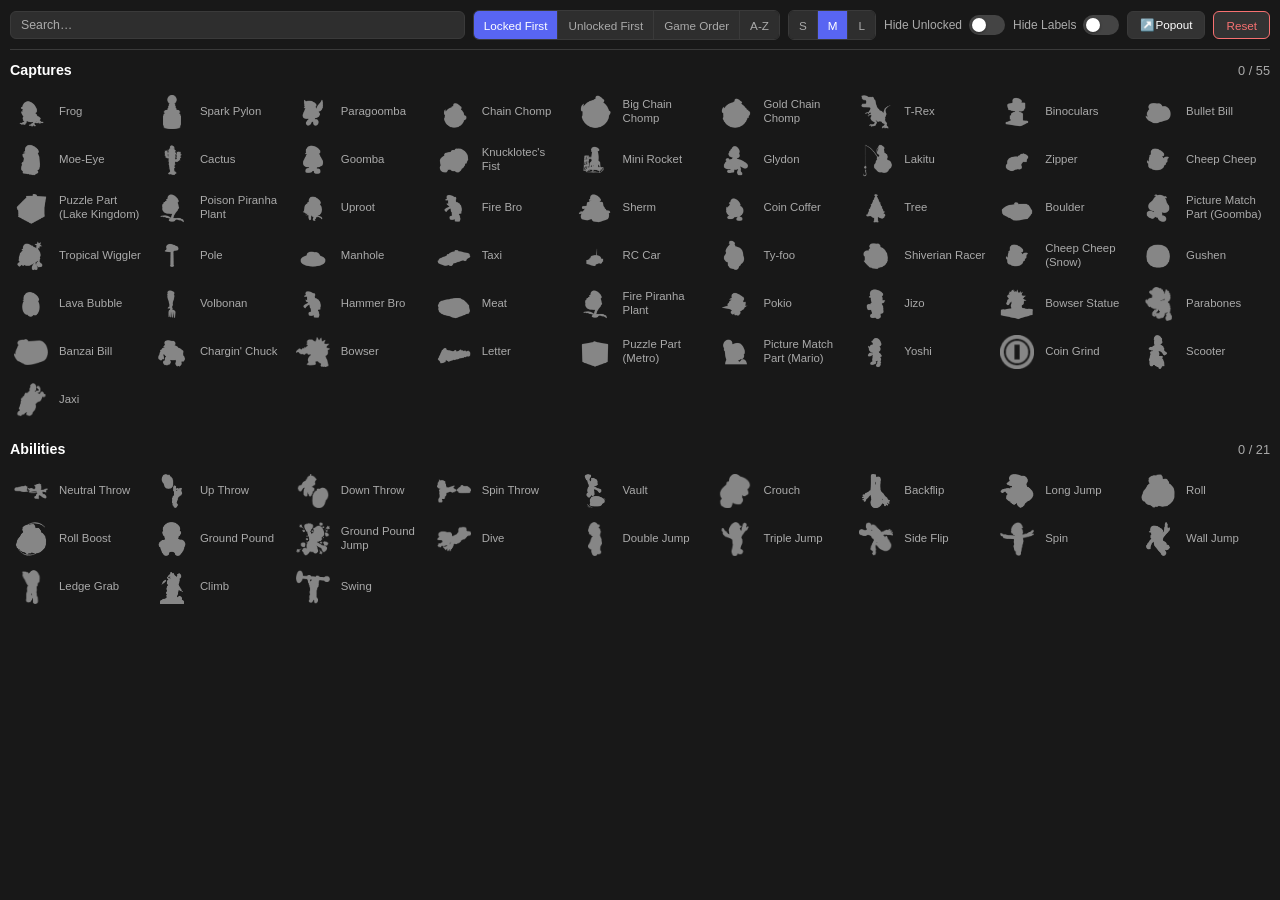
<file: apc.html>
<!DOCTYPE html>
<html lang="en">
<head>
<meta charset="UTF-8">
<meta name="viewport" content="width=device-width, initial-scale=1">
<title>Abilities &amp; Captures</title>
<link rel="icon" href="assets/SMO-ColoredGlobe.png">
<link rel="stylesheet" href="style.css?v=2">
</head>

<!-- Embedded in the tracker's side panel (see applySidePanel in app.js) or
     popped out into its own window. Same origin as index.html, so it shares
     localStorage - every toggle here is a read-modify-write against the same
     tracker_state key, then a BroadcastChannel ping so the other window
     redraws. Entries linked to the main tracker (Bowser, Spark Pylon, Banzai
     Bill, Parabones, Wall Jump, High Jump, Cap Bounce) write straight into
     state.captures / state.abilities, which is what OBS already reads. -->

<body class="apc-body">

  <!-- ── Top bar ─────────────────────────────────────────────────── -->
  <div class="apc-toolbar">
    <input type="search" id="apc-search" class="apc-search" placeholder="Search…" autocomplete="off">

    <div class="segmented" id="apc-seg-sort">
      <button type="button" class="seg-btn" data-value="locked">Locked First</button>
      <button type="button" class="seg-btn" data-value="unlocked">Unlocked First</button>
      <button type="button" class="seg-btn" data-value="game">Game Order</button>
      <button type="button" class="seg-btn" data-value="az">A-Z</button>
    </div>

    <div class="segmented" id="apc-seg-size">
      <button type="button" class="seg-btn" data-value="small">S</button>
      <button type="button" class="seg-btn" data-value="medium">M</button>
      <button type="button" class="seg-btn" data-value="large">L</button>
    </div>

    <label class="apc-toolbar-toggle">
      <span>Hide Unlocked</span>
      <span class="toggle-switch">
        <input type="checkbox" id="apc-hide-unlocked">
        <span class="toggle-track"></span>
      </span>
    </label>

    <label class="apc-toolbar-toggle">
      <span>Hide Labels</span>
      <span class="toggle-switch">
        <input type="checkbox" id="apc-hide-labels">
        <span class="toggle-track"></span>
      </span>
    </label>

    <button type="button" class="apc-popout-btn" id="apc-popout" title="Open in a new tab">↗️Popout</button>
    <button type="button" class="apc-reset-btn" id="apc-reset">Reset</button>
  </div>

  <!-- ── Content ─────────────────────────────────────────────────── -->
  <div class="apc-scroll">
    <section class="apc-section">
      <div class="apc-section-header">
        <h2>Captures</h2>
        <span class="apc-counter" id="apc-count-captures">0 / 0</span>
      </div>
      <div class="apc-grid" id="apc-grid-captures"></div>
      <p class="apc-empty hidden" id="apc-empty-captures">Nothing matches.</p>
    </section>

    <section class="apc-section">
      <div class="apc-section-header">
        <h2>Abilities</h2>
        <span class="apc-counter" id="apc-count-abilities">0 / 0</span>
      </div>
      <div class="apc-grid" id="apc-grid-abilities"></div>
      <p class="apc-empty hidden" id="apc-empty-abilities">Nothing matches.</p>
    </section>
  </div>

<script src="apc-data.js?v=8"></script>
<script>
(function () {
  'use strict';

  const STATE_KEY = 'tracker_state';

  // Panel-only view options. They live in settings so they persist and travel
  // with a downloaded save file like everything else.
  const VIEW_DEFAULTS = {
    apc_sort: 'locked',       // 'locked' | 'unlocked' | 'game' | 'az'
    apc_size: 'medium',       // 'small' | 'medium' | 'large'
    apc_hide_unlocked: false,
    apc_hide_labels: false,   // hide the text labels (icons get bigger)
  };

  let state = { settings: {}, captures: {}, abilities: {}, apc: { captures: {}, abilities: {} } };
  let search = '';
  let suppressBroadcast = false;

  // Safety net. Anything else sharing this localStorage - the tracker, the OBS
  // page, a second tab, an older cached copy of app.js - could write a state
  // that predates a click made here and silently undo it. So remember what this
  // panel has just changed, and if a re-read comes back disagreeing, put it
  // back and re-save. Entries expire quickly so the panel never permanently
  // fights a legitimate change made somewhere else.
  const EDIT_GRACE_MS = 4000;
  let warnedAboutClobber = false;
  // True while this panel is applying its own change. A re-read during that
  // window may legitimately need correcting (the edit is noted before it's
  // written), so correct silently rather than reporting a clobber.
  let inMutate = false;
  const recentEdits = { captures: new Map(), abilities: new Map() };
  const recentSettings = new Map();

  function noteEdit(kind, key, value) {
    recentEdits[kind].set(key, { value, at: Date.now() });
  }
  function noteSetting(key, value) {
    recentSettings.set(key, { value, at: Date.now() });
  }

  // Returns true if anything had to be corrected, i.e. we were clobbered.
  function reassertRecentEdits() {
    const now = Date.now();
    let corrected = false;

    for (const kind of ['captures', 'abilities']) {
      for (const [key, rec] of recentEdits[kind]) {
        if (now - rec.at > EDIT_GRACE_MS) { recentEdits[kind].delete(key); continue; }
        if (APC.isUnlocked(state, kind, key) !== rec.value) {
          APC.setUnlocked(state, kind, key, rec.value);
          corrected = true;
        }
      }
    }
    for (const [key, rec] of recentSettings) {
      if (now - rec.at > EDIT_GRACE_MS) { recentSettings.delete(key); continue; }
      if (state.settings[key] !== rec.value) {
        state.settings[key] = rec.value;
        corrected = true;
      }
    }
    return corrected;
  }

  // A change from the main tracker (or another window) redraws in place for the
  // same reason a local toggle does - see orderCache.
  //
  // apc-data.js deliberately delivers over three routes at once (Broadcast
  // Channel, postMessage, storage event) since not all of them work on every
  // setup - file:// pages in particular can drop BroadcastChannel/localStorage
  // sharing between windows. That means a single change can arrive as two or
  // three back-to-back messages. Reacting to each one individually stacks up
  // redraws right when the user might be mid-click, so coalesce them into one
  // redraw on the next frame instead.
  let externalRenderPending = false;
  let externalResort = false;
  function scheduleExternalRender(data) {
    // An authoritative wipe from the main tracker's Clear button. Drop this
    // panel's short-lived edit protection immediately (synchronously, before
    // any pending render runs) so it can't re-assert an entry that was just
    // cleared, and resort so the freshly-locked entries settle into place.
    if (data && data.type === 'apc-reset') {
      recentEdits.captures.clear();
      recentEdits.abilities.clear();
      recentSettings.clear();
      warnedAboutClobber = false;
      externalResort = true;
    }
    if (externalRenderPending) return;
    externalRenderPending = true;
    requestAnimationFrame(() => {
      externalRenderPending = false;
      const resort = externalResort;
      externalResort = false;
      readState();
      render(resort);
    });
  }
  const channel = APC.makeChannel(scheduleExternalRender);

  // ── State ──────────────────────────────────────────────────────────────────
  function readState() {
    try {
      const raw = localStorage.getItem(STATE_KEY);
      state = raw ? JSON.parse(raw) : {};
    } catch (e) {
      console.error('APC: failed to read state', e);
      state = {};
    }
    if (!state.settings) state.settings = {};
    if (!state.captures) state.captures = {};
    if (!state.abilities) state.abilities = {};
    APC.ensure(state);
    for (const [k, v] of Object.entries(VIEW_DEFAULTS)) {
      if (!(k in state.settings)) state.settings[k] = v;
    }

    // If something wrote over a click we just made, restore it and push it back
    // out so the other window picks up the corrected version.
    if (reassertRecentEdits()) {
      if (!warnedAboutClobber && !inMutate) {
        warnedAboutClobber = true;
        console.warn('Abilities & Captures: another window wrote over a change made here, ' +
                     'and it has been restored. If this keeps happening, hard-refresh with ' +
                     'Ctrl+F5 so every file is the current version.');
      }
      try { localStorage.setItem(STATE_KEY, JSON.stringify(state)); } catch (e) {}
      channel.post({ type: 'apc-changed' });
    }
  }

  // Always re-read before writing: the main window may have changed something
  // else (moon counts, notes) since this page last rendered, and this page must
  // not stomp it.
  function mutate(fn) {
    inMutate = true;
    readState();
    fn(state);
    try {
      localStorage.setItem(STATE_KEY, JSON.stringify(state));
    } catch (e) {
      console.error('APC: failed to save state', e);
    }
    inMutate = false;
    if (!suppressBroadcast) channel.post({ type: 'apc-changed' });
  }

  // ── Rendering ──────────────────────────────────────────────────────────────
  // Last computed order per section, as a list of keys. Toggling an entry
  // re-sorts immediately so a freshly (un)locked item jumps to its new spot
  // under "Locked First" / "Unlocked First" right when you click it, rather
  // than lingering until the next sort/search/Hide-Unlocked change. The order
  // also refreshes on those changes and whenever the panel is reopened.
  // (Trade-off: under a lock-sensitive sort the grid shifts under the cursor
  // as items move, so rapid tick-off runs can land on a neighbouring entry.)
  let orderCache = { captures: null, abilities: null };

  function sortedItems(kind) {
    const list = kind === 'captures' ? APC.CAPTURES : APC.ABILITIES;
    const sort = state.settings.apc_sort;
    const items = list.map(it => ({ ...it, unlocked: APC.isUnlocked(state, kind, it.key) }));

    if (sort === 'az') {
      items.sort((a, b) => a.name.localeCompare(b.name));
    } else if (sort === 'locked') {
      // Unlocked entries drop to the bottom, each group still in game order.
      items.sort((a, b) => (a.unlocked - b.unlocked) || (a.order - b.order));
    } else if (sort === 'unlocked') {
      items.sort((a, b) => (b.unlocked - a.unlocked) || (a.order - b.order));
    } // 'game' = leave in list order

    return items;
  }

  function visibleItems(kind, resort) {
    if (resort || !orderCache[kind]) {
      orderCache[kind] = sortedItems(kind).map(it => it.key);
    }

    const byKey = new Map(
      (kind === 'captures' ? APC.CAPTURES : APC.ABILITIES).map(it => [it.key, it])
    );

    let items = orderCache[kind]
      .map(key => byKey.get(key))
      .filter(Boolean)
      .map(it => ({ ...it, unlocked: APC.isUnlocked(state, kind, it.key) }));

    const hide = !!state.settings.apc_hide_unlocked;
    const q = search.trim().toLowerCase();
    if (q) items = items.filter(it => it.name.toLowerCase().includes(q));
    if (hide) items = items.filter(it => !it.unlocked);

    return items;
  }

  // Key -> the wrapper element currently in the DOM for it, per section.
  // Reusing nodes (instead of wiping and rebuilding the grid on every toggle)
  // matters for more than tidiness: if a click on item B lands while item A's
  // toggle is still tearing down/rebuilding the whole grid, B's element can
  // get replaced between mousedown and mouseup and the browser drops the
  // click entirely. Updating existing nodes in place means the element under
  // your cursor is still the same element a moment later, so fast clicks
  // (and redraws triggered by an incoming sync message) can't eat each other.
  const gridElems = { captures: new Map(), abilities: new Map() };

  function buildItem(kind, it) {
    const wrap = document.createElement('div');

    const btn = document.createElement('button');
    btn.type = 'button';
    btn.className = 'apc-icon-btn';

    const img = document.createElement('img');
    img.src = it.src;
    img.alt = it.name;
    img.loading = 'lazy';
    // A missing file shouldn't leave a broken-image glyph in the grid.
    img.addEventListener('error', () => wrap.classList.add('apc-missing'));
    btn.appendChild(img);

    const label = document.createElement('span');
    label.className = 'apc-label';
    label.textContent = it.name;

    const toggle = () => {
      const next = !APC.isUnlocked(state, kind, it.key);
      noteEdit(kind, it.key, next);
      mutate(s => APC.setUnlocked(s, kind, it.key, next));
      // Re-sort on click so a freshly (un)locked entry jumps to its new
      // position immediately under Locked/Unlocked First, instead of waiting
      // for the next sort/search/filter change. Nodes are still reused (see
      // gridElems), so the same element just slides into place.
      render(true);
    };
    btn.addEventListener('click', toggle);
    // Clicking the name works too - it's a bigger target than the icon.
    label.addEventListener('click', toggle);

    wrap.appendChild(btn);
    wrap.appendChild(label);
    return wrap;
  }

  function renderGrid(kind, resort) {
    const grid = document.getElementById(`apc-grid-${kind}`);
    const empty = document.getElementById(`apc-empty-${kind}`);
    const items = visibleItems(kind, resort);
    const elems = gridElems[kind];

    empty.classList.toggle('hidden', items.length > 0);

    const seen = new Set();
    let cursor = grid.firstChild;

    for (const it of items) {
      seen.add(it.key);
      let wrap = elems.get(it.key);
      if (!wrap) {
        wrap = buildItem(kind, it);
        elems.set(it.key, wrap);
      }

      // Update state-dependent bits in place rather than recreating anything.
      wrap.className = 'apc-item' + (it.unlocked ? ' unlocked' : ' locked');
      const btn = wrap.querySelector('.apc-icon-btn');
      btn.title = it.name;
      btn.setAttribute('aria-pressed', String(it.unlocked));

      // Make sure this node sits in the right slot in the current order
      // without touching nodes that are already correctly positioned.
      if (cursor !== wrap) {
        grid.insertBefore(wrap, cursor);
      } else {
        cursor = cursor.nextSibling;
      }
    }

    // Drop nodes for keys that are no longer visible (filtered/searched out
    // or removed), and forget them so they don't leak.
    for (const [key, wrap] of elems) {
      if (!seen.has(key)) {
        wrap.remove();
        elems.delete(key);
      }
    }
  }

  function renderCounters() {
    document.getElementById('apc-count-captures').textContent =
      `${APC.countUnlocked(state, 'captures')} / ${APC.CAPTURES.length}`;
    document.getElementById('apc-count-abilities').textContent =
      `${APC.countUnlocked(state, 'abilities')} / ${APC.ABILITIES.length}`;
  }

  function renderToolbar() {
    document.querySelectorAll('#apc-seg-sort .seg-btn').forEach(b =>
      b.classList.toggle('active', b.dataset.value === state.settings.apc_sort));
    document.querySelectorAll('#apc-seg-size .seg-btn').forEach(b =>
      b.classList.toggle('active', b.dataset.value === state.settings.apc_size));
    document.getElementById('apc-hide-unlocked').checked = !!state.settings.apc_hide_unlocked;
    document.getElementById('apc-hide-labels').checked = !!state.settings.apc_hide_labels;

    document.body.classList.remove('apc-size-small', 'apc-size-medium', 'apc-size-large');
    document.body.classList.add(`apc-size-${state.settings.apc_size || 'medium'}`);
    // Icons-only mode: hides the text labels and enlarges the icons (see the
    // .apc-hide-labels rules in style.css).
    document.body.classList.toggle('apc-hide-labels', !!state.settings.apc_hide_labels);
  }

  function render(resort) {
    if (resort === undefined) resort = true;
    renderToolbar();
    renderGrid('captures', resort);
    renderGrid('abilities', resort);
    renderCounters();
  }

  // ── Wiring ─────────────────────────────────────────────────────────────────
  document.getElementById('apc-search').addEventListener('input', (e) => {
    search = e.target.value;
    renderGrid('captures');
    renderGrid('abilities');
  });

  document.querySelectorAll('#apc-seg-sort .seg-btn').forEach(btn => {
    btn.addEventListener('click', () => {
      noteSetting('apc_sort', btn.dataset.value);
      mutate(s => { s.settings.apc_sort = btn.dataset.value; });
      render();
    });
  });

  document.querySelectorAll('#apc-seg-size .seg-btn').forEach(btn => {
    btn.addEventListener('click', () => {
      noteSetting('apc_size', btn.dataset.value);
      mutate(s => { s.settings.apc_size = btn.dataset.value; });
      render();
    });
  });

  document.getElementById('apc-hide-unlocked').addEventListener('change', (e) => {
    noteSetting('apc_hide_unlocked', e.target.checked);
    mutate(s => { s.settings.apc_hide_unlocked = e.target.checked; });
    render();
  });

  document.getElementById('apc-hide-labels').addEventListener('change', (e) => {
    noteSetting('apc_hide_labels', e.target.checked);
    mutate(s => { s.settings.apc_hide_labels = e.target.checked; });
    // Only the labels/sizing change, so no resort is needed - redraw in place.
    render(false);
  });

  // Pop this panel out into its own browser tab. The named target means
  // clicking it again just refocuses the same tab rather than piling up new
  // ones, and it's the same target the main tracker's "Ability + Capture"
  // button uses, so the two never fight over separate tabs.
  document.getElementById('apc-popout').addEventListener('click', () => {
    window.open('apc.html?v=2', 'AbilitiesCaptures');
  });

  document.getElementById('apc-reset').addEventListener('click', () => {
    if (!confirm('Clear every capture and ability? This also clears the linked icons on the main tracker.')) return;
    APC.CAPTURES.forEach(it => noteEdit('captures', it.key, false));
    APC.ABILITIES.forEach(it => noteEdit('abilities', it.key, false));
    mutate(s => {
      APC.CAPTURES.forEach(it => APC.setUnlocked(s, 'captures', it.key, false));
      APC.ABILITIES.forEach(it => APC.setUnlocked(s, 'abilities', it.key, false));
    });
    render();
  });

  readState();
  render();
})();
</script>
</body>
</html>
</file>
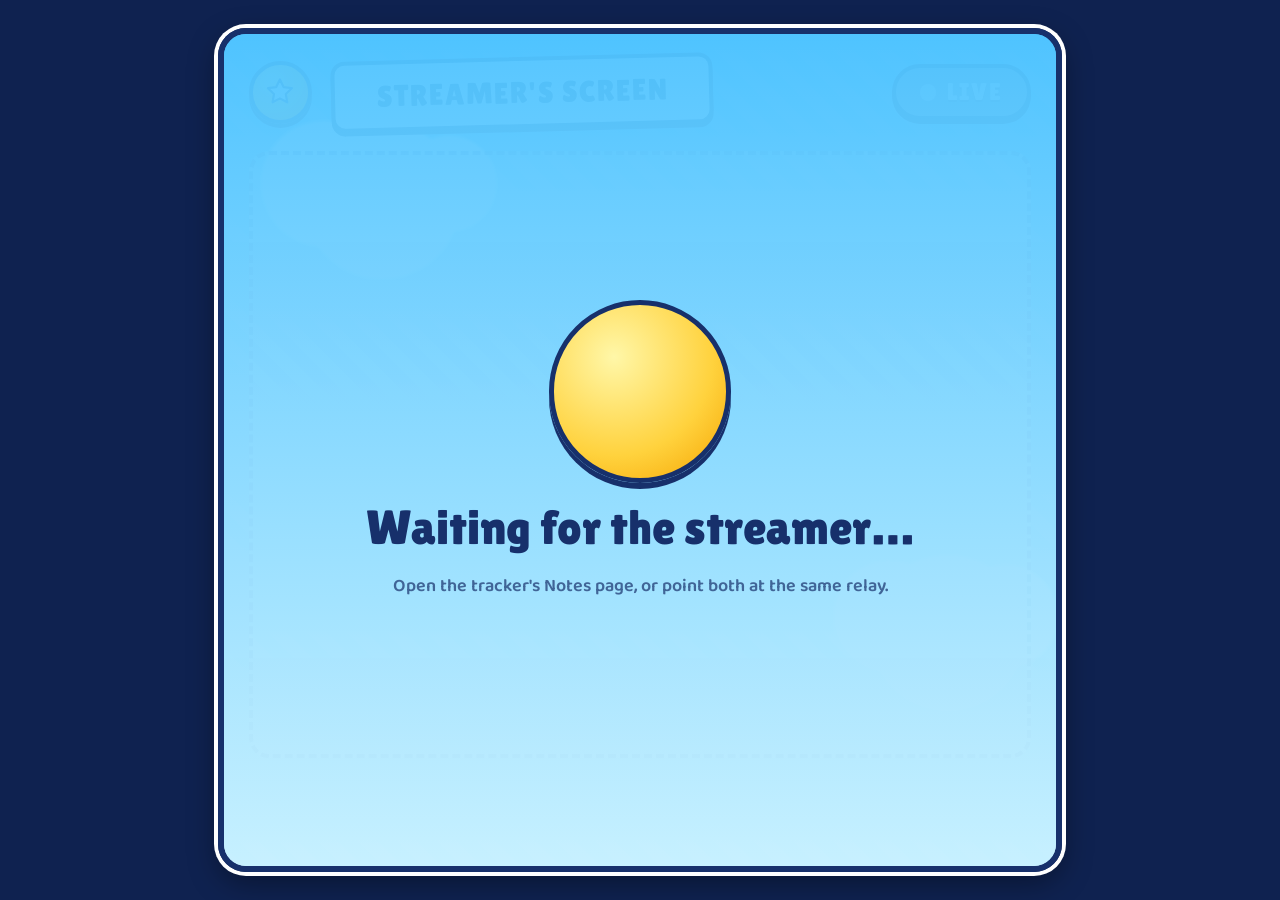
<file: obs-viewer.html>
<!doctype html>
<html lang="en">
<head>
<meta charset="utf-8">
<meta name="viewport" content="width=device-width, initial-scale=1">
<title>Streamer's Screen</title>
<link rel="preconnect" href="https://fonts.googleapis.com">
<link rel="preconnect" href="https://fonts.gstatic.com" crossorigin>
<link href="https://fonts.googleapis.com/css2?family=Lilita+One&family=Baloo+2:wght@600;800&display=swap" rel="stylesheet">
<style>
  :root { --navy: #17306b; --sky1: #4fc3ff; --sky2: #c7f0ff; --sun: #ffd23d; --red: #ff3b4f; --dot: 18px; --dot-color: #ff3b4f;
          --font: "Lilita One", "Baloo 2", "Arial Rounded MT Bold", "Trebuchet MS", system-ui, sans-serif; }
  * { box-sizing: border-box; }
  html, body { margin: 0; height: 100%; overflow: hidden; font-family: var(--font); color: var(--navy); }
  body { background: transparent; }
  body.solid { background: #0f2250; }

  /* square shell: the viewer is ALWAYS 1:1 */
  #shell { position: absolute; left: 50%; top: 50%; width: min(100vw, 100vh); height: min(100vw, 100vh); transform: translate(-50%, -50%); padding: 2.2%; }
  #frame { position: relative; width: 100%; height: 100%; border-radius: 28px; border: 6px solid var(--navy); overflow: hidden;
    box-shadow: 0 0 0 4px #fff, 0 10px 30px rgba(0,0,0,.4);
    background:
      radial-gradient(circle at 12% 18%, #fff 0 6%, transparent 6.5%), radial-gradient(circle at 19% 20%, #fff 0 8%, transparent 8.5%), radial-gradient(circle at 27% 18%, #fff 0 5%, transparent 5.5%),
      radial-gradient(circle at 80% 70%, #fff 0 6%, transparent 6.5%), radial-gradient(circle at 87% 72%, #fff 0 8%, transparent 8.5%), radial-gradient(circle at 94% 70%, #fff 0 5%, transparent 5.5%),
      linear-gradient(180deg, var(--sky1), var(--sky2)); }
  #frame::before { content: ""; position: absolute; inset: 0; background: repeating-linear-gradient(45deg, rgba(255,255,255,.07) 0 14px, transparent 14px 28px); pointer-events: none; }

  /* HUD */
  #hud { position: absolute; left: 3%; right: 3%; top: 2.5%; height: 9%; display: flex; align-items: center; gap: 2.5%; z-index: 4; }
  #moon { width: 8%; aspect-ratio: 1; flex: none; border-radius: 50%; background: radial-gradient(circle at 35% 30%, #fff7a8, var(--sun) 60%, #f5a300); border: 4px solid var(--navy);
    display: grid; place-items: center; box-shadow: 0 4px 0 var(--navy); animation: bob 2.4s ease-in-out infinite; }
  #moon svg { width: 62%; height: 62%; }
  #ribbon { position: relative; padding: .55em 1.4em; border-radius: 14px; background: #fff; border: 4px solid var(--navy); box-shadow: 0 4px 0 var(--navy);
    font-size: clamp(14px, 3.3vw, 30px); line-height: 1; letter-spacing: .03em; text-transform: uppercase; transform: rotate(-1.5deg); white-space: nowrap; }
  #live { margin-left: auto; display: flex; align-items: center; gap: .45em; padding: .5em 1em; border-radius: 999px; background: var(--red); color: #fff; border: 4px solid var(--navy);
    box-shadow: 0 4px 0 var(--navy); font-size: clamp(12px, 2.6vw, 24px); line-height: 1; letter-spacing: .08em; text-shadow: 0 2px 0 rgba(0,0,0,.25); }
  #live i { width: .7em; height: .7em; border-radius: 50%; background: #fff; animation: blink 1s steps(2) infinite; }
  #live.off { background: #8892b0; } #live.off i { animation: none; opacity: .6; }

  /* board = the simplified "screen" */
  #board { position: absolute; left: 3%; right: 3%; top: 14%; bottom: 13%; border-radius: 20px; background: rgba(255,255,255,.4); border: 4px dashed rgba(23,48,107,.45); z-index: 2; }
  #tiles { position: absolute; inset: 0; transition: opacity .25s, transform .25s; }
  #board.marking #tiles { opacity: 0; transform: scale(.96); }

  .kc { position: absolute; border-radius: 16px; background: color-mix(in srgb, var(--c) 16%, #fff); border: 4px solid var(--navy); box-shadow: 0 5px 0 rgba(23,48,107,.55); transition: transform .12s, box-shadow .12s; }
  .kc.hv { transform: translateY(-3px); box-shadow: 0 9px 0 rgba(23,48,107,.55), 0 0 0 4px var(--sun); z-index: 3; }
  .kh { position: absolute; left: -4px; right: -4px; top: -4px; height: 24px; max-height: 20%; padding: 0 .6em; display: flex; align-items: center; justify-content: center;
    border-radius: 14px 14px 8px 8px; background: var(--c); border: 4px solid var(--navy); color: #fff; font-size: 14px; letter-spacing: .02em; white-space: nowrap; overflow: hidden; text-overflow: ellipsis;
    -webkit-text-stroke: 0; text-shadow: 0 2px 0 rgba(0,0,0,.45), 1.5px 0 0 rgba(0,0,0,.35), -1.5px 0 0 rgba(0,0,0,.35); }
  .row { position: absolute; display: flex; align-items: center; gap: 4px; padding: 0 7px; border-radius: 9px; background: #fff; border: 2.5px solid var(--navy); overflow: hidden; z-index: 1;
    transition: transform .12s, background .12s; }
  .row .rn { flex: 1; min-width: 0; white-space: nowrap; overflow: hidden; text-overflow: ellipsis; text-shadow: 0 1px 0 rgba(0,0,0,.12); }
  .row img { height: 78%; width: auto; max-height: 24px; object-fit: contain; flex: none; filter: drop-shadow(0 1px 0 rgba(0,0,0,.3)); }
  .row.done { background: #d8ffcc; }
  .row.done::after { content: "\2605"; color: #f5a300; text-shadow: 0 1px 0 var(--navy); margin-left: 2px; font-size: 1.1em; }
  .row.hv { background: #fff6b0; transform: scale(1.06); z-index: 4; box-shadow: 0 0 0 3px var(--sun), 0 5px 0 rgba(23,48,107,.5); }

  /* looking-at bubble */
  #look { position: absolute; left: 4%; bottom: 3%; max-width: 62%; display: flex; flex-direction: column; gap: 2px; padding: .5em 1.1em .55em; border-radius: 18px 18px 18px 4px;
    background: var(--sun); border: 4px solid var(--navy); box-shadow: 0 4px 0 var(--navy); font-size: clamp(14px, 3vw, 28px); line-height: 1.05; z-index: 5;
    transform: translateY(8px) scale(.9); opacity: 0; transform-origin: left bottom; transition: .18s; }
  #look.show { transform: none; opacity: 1; }
  #look small { font-size: .5em; letter-spacing: .16em; text-transform: uppercase; opacity: .65; }
  #look span { white-space: nowrap; overflow: hidden; text-overflow: ellipsis; }
  #look em { font-style: normal; font-size: .62em; opacity: .75; white-space: nowrap; overflow: hidden; text-overflow: ellipsis; }

  /* click toast */
  #toast { position: absolute; right: 4%; bottom: 3%; max-width: 52%; padding: .5em 1.1em; border-radius: 18px 18px 4px 18px; background: #fff; border: 4px solid var(--navy); box-shadow: 0 4px 0 var(--navy);
    font-size: clamp(14px, 3vw, 28px); line-height: 1.05; z-index: 6; opacity: 0; transform: scale(.6) rotate(4deg); transform-origin: right bottom; pointer-events: none; }
  #toast.show { animation: pop .4s cubic-bezier(.3,1.6,.5,1) forwards; }
  #toast small { display: block; font-size: .5em; letter-spacing: .16em; text-transform: uppercase; color: var(--red); }
  #toast span { white-space: nowrap; overflow: hidden; text-overflow: ellipsis; display: block; }

  /* cursor + click burst (inside #board) */
  #cursor { position: absolute; left: 0; top: 0; width: 0; height: 0; opacity: 0; transition: opacity .3s; will-change: transform; pointer-events: none; z-index: 20; }
  #cursor.show { opacity: 1; }
  #cursor i { position: absolute; left: calc(var(--dot) / -2); top: calc(var(--dot) / -2); width: var(--dot); height: var(--dot); border-radius: 50%;
    background: var(--dot-color); border: 3px solid #fff; box-shadow: 0 0 0 2px var(--navy), 0 3px 0 2px var(--navy); transition: transform .09s; }
  #cursor.down i { transform: scale(.68, .58); }
  #board.marking #cursor { opacity: 0 !important; }
  #fx { position: absolute; inset: 0; pointer-events: none; z-index: 19; overflow: visible; }
  .ring { position: absolute; width: var(--dot); height: var(--dot); margin: calc(var(--dot) / -2) 0 0 calc(var(--dot) / -2); border-radius: 50%; border: 4px solid #fff; box-shadow: 0 0 0 2px var(--navy);
    animation: ring .5s ease-out forwards; }
  .spark { position: absolute; width: 10px; height: 10px; margin: -5px 0 0 -5px; background: var(--sun); border: 2px solid var(--navy); border-radius: 3px; rotate: 45deg;
    animation: spark .55s ease-out forwards; }
  body.rc .ring { border-color: #8be0ff; } 

  /* "Marking X" card */
  #mark { position: absolute; inset: 0; z-index: 10; display: grid; place-items: center; opacity: 0; pointer-events: none; transition: opacity .2s; }
  #board.marking #mark { opacity: 1; }
  #mcard { width: 78%; padding: 7% 6% 6%; text-align: center; border-radius: 28px; background: #fff; border: 6px solid var(--navy); box-shadow: 0 8px 0 var(--navy), 0 0 0 6px var(--sun);
    transform: scale(.7) rotate(-3deg); transition: transform .35s cubic-bezier(.3,1.6,.5,1); position: relative; }
  #board.marking #mcard { transform: rotate(-1.5deg); }
  #mbadge { position: absolute; left: 50%; top: 0; transform: translate(-50%, -50%) rotate(2deg); padding: .35em 1.2em; border-radius: 999px; background: var(--red); color: #fff; border: 4px solid var(--navy);
    box-shadow: 0 4px 0 var(--navy); font-size: clamp(14px, 3vw, 26px); letter-spacing: .12em; text-shadow: 0 2px 0 rgba(0,0,0,.3); }
  #mpen { width: 18%; margin: 0 auto 3%; animation: wiggle .9s ease-in-out infinite; transform-origin: 20% 90%; }
  #mname { font-size: clamp(26px, 8.5vw, 80px); line-height: 1.02; word-break: break-word; }
  #mking { display: inline-block; margin-top: 3%; padding: .25em 1em; border-radius: 999px; background: var(--sun); border: 4px solid var(--navy); font-size: clamp(13px, 3vw, 26px); }
  #mking:empty { display: none; }
  .star { position: absolute; width: 7%; aspect-ratio: 1; background: var(--sun); border: 3px solid var(--navy); clip-path: polygon(50% 0, 62% 36%, 100% 38%, 70% 60%, 80% 100%, 50% 76%, 20% 100%, 30% 60%, 0 38%, 38% 36%); animation: twinkle 1.4s ease-in-out infinite; }

  /* waiting */
  #status { position: absolute; inset: 0; z-index: 30; display: flex; flex-direction: column; align-items: center; justify-content: center; gap: 2%; text-align: center;
    background: linear-gradient(180deg, rgba(79,195,255,.96), rgba(199,240,255,.97)); transition: opacity .35s; }
  #status.hide { opacity: 0; pointer-events: none; }
  #status .big { width: 22%; aspect-ratio: 1; border-radius: 50%; background: radial-gradient(circle at 35% 30%, #fff7a8, var(--sun) 60%, #f5a300); border: 5px solid var(--navy); box-shadow: 0 6px 0 var(--navy); animation: bounce 1s ease-in-out infinite; }
  #status h1 { margin: 0; font-weight: 400; font-size: clamp(20px, 5.5vw, 48px); }
  #status p { margin: 0; font-family: "Baloo 2", system-ui, sans-serif; font-weight: 600; font-size: clamp(11px, 2.2vw, 18px); opacity: .7; max-width: 70%; }

  body.noui #hud { display: none; } body.noui #board { top: 4%; }

  @keyframes bob { 50% { transform: translateY(-4px) rotate(4deg); } }
  @keyframes blink { 50% { opacity: .2; } }
  @keyframes pop { 0% { opacity: 0; transform: scale(.6) rotate(4deg); } 60% { opacity: 1; transform: scale(1.08) rotate(-2deg); } 100% { opacity: 1; transform: scale(1) rotate(-1deg); } }
  @keyframes ring { from { transform: scale(.8); opacity: 1; } to { transform: scale(3.2); opacity: 0; } }
  @keyframes spark { from { transform: translate(0,0) scale(1); opacity: 1; } to { transform: translate(var(--dx), var(--dy)) scale(.2); opacity: 0; } }
  @keyframes wiggle { 0%,100% { transform: rotate(-8deg); } 50% { transform: rotate(10deg) translateY(-4px); } }
  @keyframes twinkle { 50% { transform: scale(.55) rotate(25deg); opacity: .7; } }
  @keyframes bounce { 50% { transform: translateY(-14px); } }
</style>
</head>
<body class="solid">
<div id="shell"><div id="frame">
  <div id="hud">
    <div id="moon"><svg viewBox="0 0 24 24"><path d="M12 3.2l2.6 5.4 5.9.8-4.3 4.1 1 5.9L12 16.6 6.8 19.4l1-5.9L3.5 9.4l5.9-.8z" fill="#fff" stroke="#17306b" stroke-width="1.6" stroke-linejoin="round"/></svg></div>
    <div id="ribbon">Streamer's Screen</div>
    <div id="live" class="off"><i></i>LIVE</div>
  </div>
  <div id="board">
    <div id="tiles"></div>
    <div id="fx"></div>
    <div id="cursor"><i></i></div>
    <div id="mark">
      <div class="star" style="left:6%;top:12%"></div><div class="star" style="right:8%;top:20%;animation-delay:.4s"></div><div class="star" style="left:14%;bottom:12%;animation-delay:.8s"></div><div class="star" style="right:12%;bottom:10%;animation-delay:.2s"></div>
      <div id="mcard">
        <div id="mbadge">MARKING</div>
        <svg id="mpen" viewBox="0 0 64 64"><path d="M10 54l4-14L40 14l10 10-26 26z" fill="#ffd23d" stroke="#17306b" stroke-width="4" stroke-linejoin="round"/><path d="M40 14l6-6a4 4 0 0 1 6 0l4 4a4 4 0 0 1 0 6l-6 6z" fill="#ff3b4f" stroke="#17306b" stroke-width="4" stroke-linejoin="round"/><path d="M10 54l4-14 10 10z" fill="#fff" stroke="#17306b" stroke-width="4" stroke-linejoin="round"/></svg>
        <div id="mname"></div><div id="mking"></div>
      </div>
    </div>
  </div>
  <div id="look"><small>Looking at</small><span id="look-t"></span><em id="look-l"></em></div>
  <div id="toast"><small>Clicked</small><span id="toast-t"></span></div>
  <div id="status"><div class="big"></div><h1 id="st-title">Waiting for the streamer…</h1><p>Open the tracker's Notes page, or point both at the same relay.</p></div>
</div></div>

<script>
(function () {
  'use strict';
  var Q = new URLSearchParams(location.search);
  var ROOM = Q.get('room') || 'tracker', WS = Q.get('ws') || '';
  var IDLE = parseFloat(Q.get('idle') || '0');
  var root = document.documentElement.style;
  function col(v) { return v.charAt(0) === '#' ? v : '#' + v; }
  if (Q.get('dot')) root.setProperty('--dot-color', col(Q.get('dot')));
  if (Q.get('size')) root.setProperty('--dot', parseFloat(Q.get('size')) + 'px');
  if (Q.get('bg') === 'transparent') document.body.classList.remove('solid');
  if (Q.get('ui') === '0') document.body.classList.add('noui');

  var $ = function (id) { return document.getElementById(id); };
  var board = $('board'), tiles = $('tiles'), cursor = $('cursor'), fx = $('fx'), live = $('live'), status = $('status');
  var vw = 1920, vh = 1080, bw = 1, bh = 1;
  var scene = null, hk = '', hz = '', hl = '';
  var cx = 0, cy = 0, tx = 0, ty = 0, haveMouse = false, gotScene = false, lastMsg = 0, idleTimer = 0, toastTimer = 0, resizeTimer = 0;

  function measure() { bw = board.clientWidth || 1; bh = board.clientHeight || 1; }
  addEventListener('resize', function () { measure(); render(); fitWindow(); });

  // popup windows keep themselves square
  function fitWindow() {
    if (!window.opener || window.opener.closed) return;
    clearTimeout(resizeTimer);
    resizeTimer = setTimeout(function () {
      var S = Math.max(Math.min(innerWidth, innerHeight), 360);
      if (Math.abs(innerWidth - S) > 2 || Math.abs(innerHeight - S) > 2) { try { resizeTo(S + (outerWidth - innerWidth), S + (outerHeight - innerHeight)); } catch (e) {} }
    }, 250);
  }

  /* ---------- draw the simplified scene ---------- */
  function el(tag, cls) { var e = document.createElement(tag); if (cls) e.className = cls; return e; }
  function place(e, r) {
    e.style.left = (r[0] * 100) + '%'; e.style.top = (r[1] * 100) + '%'; e.style.width = (r[2] * 100) + '%'; e.style.height = (r[3] * 100) + '%';
  }
  function darken(c) {   // make kingdom colors readable on white
    var m = /rgba?\((\d+),\s*(\d+),\s*(\d+)/.exec(c || '');
    if (!m) return '#17306b';
    var f = 0.62; return 'rgb(' + Math.round(m[1] * f) + ',' + Math.round(m[2] * f) + ',' + Math.round(m[3] * f) + ')';
  }
  function render() {
    tiles.textContent = '';
    if (!scene) return;
    scene.cols.forEach(function (c) {
      var d = el('div', 'kc'); place(d, c.r); d.dataset.k = c.k; d.style.setProperty('--c', c.c || '#4d96ff');
      var h = el('div', 'kh'); h.textContent = c.n; d.appendChild(h);
      tiles.appendChild(d);
      c.rows.forEach(function (r) {
        var row = el('div', 'row' + (r.d ? ' done' : '')); place(row, r.r); row.dataset.k = c.k; row.dataset.z = r.n;
        var hpx = r.r[3] * bh, fs = Math.max(8, Math.min(15, hpx * 0.56));
        row.style.fontSize = fs + 'px'; row.style.color = darken(r.c);
        if (hpx < 10) row.style.borderWidth = '1.5px';
        var n = el('span', 'rn'); n.textContent = hpx < 9 ? '' : r.n; row.appendChild(n);
        (r.i || []).forEach(function (s) { var im = el('img'); im.src = s; im.alt = ''; row.appendChild(im); });
        tiles.appendChild(row);
      });
    });
    var mk = scene.mark;
    board.classList.toggle('marking', !!mk);
    if (mk) { $('mname').textContent = mk.z || (mk.p ? 'a painting' : 'something'); $('mking').textContent = mk.z && mk.k && mk.k !== mk.z ? mk.k : ''; }
    applyHover();
  }
  function applyHover() {
    tiles.querySelectorAll('.hv').forEach(function (e) { e.classList.remove('hv'); });
    var looking = !!(hz || hk) && !(scene && scene.mark);
    if (looking) {
      var rows = tiles.querySelectorAll('.row'), hit = null;
      rows.forEach(function (e) { if (hz && e.dataset.z === hz && e.dataset.k === hk) hit = e; });
      if (hit) hit.classList.add('hv');
      else tiles.querySelectorAll('.kc').forEach(function (e) { if (e.dataset.k === hk && !hz) e.classList.add('hv'); });
    }
    $('look-t').textContent = hz || hk; $('look-l').textContent = hz && hl ? 'on ' + hl : (!hz && hl ? hl : '');
    $('look').classList.toggle('show', looking);
  }

  /* ---------- cursor + click effects ---------- */
  function wake() { cursor.classList.add('show'); if (IDLE > 0) { clearTimeout(idleTimer); idleTimer = setTimeout(function () { cursor.classList.remove('show'); }, IDLE * 1000); } }
  (function loop() {
    cx += (tx - cx) * 0.55; cy += (ty - cy) * 0.55;
    cursor.style.transform = 'translate(' + (cx / vw * bw).toFixed(1) + 'px,' + (cy / vh * bh).toFixed(1) + 'px)';
    requestAnimationFrame(loop);
  })();
  function burst(x, y, b) {
    var px = x / vw * bw, py = y / vh * bh;
    var r = el('div', 'ring'); r.style.left = px + 'px'; r.style.top = py + 'px';
    if (b === 2) r.style.borderColor = '#8be0ff'; fx.appendChild(r); setTimeout(function () { r.remove(); }, 600);
    for (var i = 0; i < 6; i++) {
      var s = el('div', 'spark'), a = (i / 6) * Math.PI * 2 + Math.random() * .5, dist = 26 + Math.random() * 14;
      s.style.left = px + 'px'; s.style.top = py + 'px';
      s.style.setProperty('--dx', Math.cos(a) * dist + 'px'); s.style.setProperty('--dy', Math.sin(a) * dist + 'px');
      fx.appendChild(s); (function (n) { setTimeout(function () { n.remove(); }, 650); })(s);
    }
  }
  function toast(m) {
    var t = m.z || m.l || m.k; if (!t || (scene && scene.mark)) return;
    $('toast-t').textContent = t + (m.z && m.l ? ' \u2022 ' + m.l : '');
    var e = $('toast'); e.classList.remove('show'); void e.offsetWidth; e.classList.add('show');
    clearTimeout(toastTimer); toastTimer = setTimeout(function () { e.classList.remove('show'); e.style.opacity = 0; }, 1900);
  }

  /* ---------- messages ---------- */
  function onMsg(m) {
    if (!m || !m.t) return;
    lastMsg = Date.now(); setLive(true);
    switch (m.t) {
      case 'scene': vw = m.vw || vw; vh = m.vh || vh; scene = m; gotScene = true; render(); break;
      case 'hb': if (m.vw) { vw = m.vw; vh = m.vh; } break;
      case 'm':
        if (m.vw) { vw = m.vw; vh = m.vh; }
        if (m.out) { cursor.classList.remove('show'); break; }
        tx = m.x; ty = m.y; if (!haveMouse) { cx = tx; cy = ty; haveMouse = true; }
        cursor.classList.toggle('down', !!m.d); wake(); break;
      case 'h': hk = m.k || ''; hz = m.z || ''; hl = m.l || ''; applyHover(); break;
      case 'c': burst(m.x, m.y, m.b); toast(m); break;
    }
  }
  function setLive(on) {
    status.classList.toggle('hide', on); live.classList.toggle('off', !on);
    if (!on) $('st-title').textContent = gotScene ? 'Streamer stepped away' : 'Waiting for the streamer…';
  }
  setInterval(function () { if (Date.now() - lastMsg > 6000) setLive(false); }, 1500);

  /* ---------- transport ---------- */
  var channel = new BroadcastChannel('tracker-mirror:' + ROOM), ws = null;
  function hello() { channel.postMessage({ t: 'hello' }); if (ws && ws.readyState === 1) ws.send(JSON.stringify({ t: 'hello' })); }
  channel.onmessage = function (e) { onMsg(e.data); };
  function connectWS() {
    if (!WS) return;
    try { var u = new URL(WS); u.searchParams.set('room', ROOM); ws = new WebSocket(u.href); } catch (e) { return; }
    ws.onopen = hello;
    ws.onmessage = function (e) { try { onMsg(JSON.parse(e.data)); } catch (x) {} };
    ws.onclose = function () { setTimeout(connectWS, 2000); };
    ws.onerror = function () { try { ws.close(); } catch (e) {} };
  }
  measure(); connectWS(); hello(); fitWindow();
  setInterval(function () { if (!gotScene) hello(); }, 2000);
})();
</script>
</body>
</html>
</file>
<file: style.css>
/* ── Reset & Root ───────────────────────────────────────────────── */
:root {
  --bg:          #181818;
  --bg-card:     #242424;
  --bg-card2:    #2e2e2e;
  --bg-hover:    #383838;
  --text:        #ffffff;
  --text-dim:    #aaaaaa;
  --accent:      #5865f2;
  --accent-h:    #4752c4;
  --green:       #4ade80;
  --red:         #f87171;
  --border:      #3a3a3a;
  --radius:      10px;
  --radius-sm:   6px;
  --btn-bg:      #333333;
  --btn-hover:   #444444;
  /* Requirement-picker kind coloring: pale yellow for Abilities, eggshell
     white for Captures - used on the picker grid, tabs, and the added
     zone-req icon chips so the two kinds stay visually distinct. */
  --ability-color:     #fdf6b2;
  --ability-color-ink: #4a4423;
  --capture-color:     #f8f6f0;
  --capture-color-ink: #33322c;
  /* Same idea for the Notes Tab's Kingdom tab: warm orange for Refights,
     cool teal for Reaching Kingdoms. Individual Kingdom cells/icons also
     get a per-kingdom --kingdom-color set inline (see apc-data.js KINGDOMS)
     for their own accent on top of this base tint. */
  --refight-color:     #ff8a4c;
  --refight-color-ink: #3a1f0c;
  --kingdomtab-color:     #5fe3c0;
  --kingdomtab-color-ink: #0b3229;
  --font:        'Arial Rounded MT Bold', 'Arial', sans-serif;
  --panel-edge-gap: 24px; /* outer margin used once a side panel is showing */
}

*, *::before, *::after { box-sizing: border-box; margin: 0; padding: 0; }

html { font-size: 15px; }

body {
  background: var(--bg);
  color: var(--text);
  font-family: var(--font);
  min-height: 100vh;
  padding: 12px;
  -webkit-tap-highlight-color: transparent;

  display: flex;
  flex-direction: column;
  gap: 7px;
}

/* ── Top-Left Main Tabs (Tracker / Notes / Connection Map / Abilities) ── */
#main-tabs {
  display: flex;
  flex-wrap: wrap;
  gap: 6px;
  align-self: flex-start;
  margin-bottom: 4px;
}
/* When every .main-tab button is hidden (Notes is the only tab and it just
   hid itself too, since there's nothing left to switch between), the bar
   itself has nothing to show - drop its reserved margin so it doesn't leave
   a blank gap where the tab row used to be. */
#main-tabs:has(> .main-tab:not(.hidden)) {
  margin-bottom: 4px;
}
#main-tabs:not(:has(> .main-tab:not(.hidden))) {
  margin-bottom: 0;
}
.main-tab {
  background: var(--btn-bg);
  color: var(--text-dim);
  border: 1px solid var(--border);
  border-radius: var(--radius-sm);
  padding: 6px 12px;
  font-family: var(--font);
  font-size: 0.85rem;
  cursor: pointer;
}
.main-tab:hover { background: var(--btn-hover); color: var(--text); }
.main-tab.active {
  background: var(--accent);
  border-color: var(--accent);
  color: var(--text);
}

/* When a non-Tracker tab is active, #app is hidden and #side-panel takes
   over the full width/height of #layout-row in place of the tracker. */
#layout-row.full-tab {
  flex-direction: column;
}
#layout-row.full-tab #side-panel {
  width: 100%;
  flex: 1 1 auto;
  min-width: 0;
  position: static;
  max-height: none;
}
#layout-row.full-tab #side-panel-frame {
  min-height: 80vh;
}

/* ── App wrapper ─────────────────────────────────────────────────── */
/* #layout-row holds #app and, optionally, #side-panel. With no panel
   active, #app centers itself exactly as before. With a panel active,
   body.panel-edges widens the outer gap to --panel-edge-gap on the sides
   that border the panel layout, and #layout-row arranges #app/#side-panel
   according to the Location setting (location-horizontal / location-vertical),
   added by applySidePanel() in app.js. Both directions are plain flex
   percentages/flex-basis (no fixed pixel panel width), so the panel grows
   and shrinks fluidly as the window is resized. */
#layout-row {
  display: flex;
  flex-direction: row;
  gap: 16px;
  justify-content: center;
  align-items: flex-start;
  flex: 1;
  width: 100%;
}

/* Widens the left/right body padding to a bigger, even gap while any panel
   is visible, so the tracker+panel combo (or the full-width vertical panel)
   sits with a consistent ~24px margin from the true viewport edge instead
   of the tighter default 12px used everywhere else. */
body.panel-edges {
  padding-left: var(--panel-edge-gap);
  padding-right: var(--panel-edge-gap);
}

#app {
  max-width: 580px;/* max-width: 680px; */
  margin: 0 auto;
  flex: 1;
  min-width: 0;
}

/* ── Horizontal: tracker pinned near the left edge at its normal size,
   panel fills the rest of the row out to the right edge. The tracker only
   gives up width (flex-shrink: 0.3, slower than the panel) once the panel
   has already been squeezed down to its own min-width. ────────────────── */
#layout-row.location-horizontal.panel-open {
  flex-direction: row;
  /* Pin the tracker+panel to the left so any residual overflow spills to the
     right (reachable/scrollable) instead of being centered and clipped off the
     left edge, which was hiding the tracker title in the ~541–870px range. */
  justify-content: flex-start;
}
#layout-row.location-horizontal.panel-open #app {
  margin: 0;
  /* Shrink freely down from 580px as the row narrows. The panel is frozen at
     its 300px min-width in this range, so the tracker absorbs all the width
     loss and scales down smoothly instead of overflowing. */
  flex: 0 1 580px;
  min-width: 0;
}
#layout-row.location-horizontal.panel-open #side-panel {
  flex: 1 1 300px;
  min-width: 300px;
}

/* ── Vertical: tracker stays centered at its normal size, panel drops
   below and stretches the full available width (edge gap to edge gap). ── */
#layout-row.location-vertical.panel-open {
  flex-direction: column;
  align-items: center;
}
#layout-row.location-vertical.panel-open #app {
  margin: 0 auto;
  flex: 0 0 auto;
  width: 100%;
}
#layout-row.location-vertical.panel-open #side-panel {
  width: 100%;
  flex: 0 0 auto;
  position: static;
  top: auto;
}

/* ── Side Panel (Notes / Map embed) ─────────────────────────────── */
#side-panel {
  align-self: flex-start;
  position: sticky;
  top: 12px;
  max-height: calc(100vh - 24px);
  background: var(--bg-card);
  border-radius: var(--radius);
  border: 1px solid var(--border);
  display: flex;
  flex-direction: column;
  overflow: hidden;
}
#side-panel.hidden { display: none; }

.side-panel-header {
  display: flex;
  align-items: center;
  justify-content: space-between;
  padding: 10px 14px;
  border-bottom: 1px solid var(--border);
  flex-shrink: 0;
}
.side-panel-header span { font-size: 1rem; font-weight: bold; }

#side-panel-frame {
  border: none;
  width: 100%;
  flex: 1;
  min-height: 824px;
  background: var(--bg);
}

/* Horizontal doesn't fit beside the tracker on narrow screens, so it falls
   back to the default single-column tracker layout below the mobile
   breakpoint - applySidePanel() in app.js already stops applying
   .panel-open for Horizontal at this width, this is a CSS-only backstop.
   Vertical is untouched here: it stays available on mobile since the panel
   is already stacked below rather than beside the tracker. */
@media (max-width: 624px) {
  #layout-row.location-horizontal.panel-open {
    flex-direction: column;
  }
  #layout-row.location-horizontal.panel-open #side-panel {
    display: none;
  }
  #layout-row.location-horizontal.panel-open #app {
    margin: 0 auto;
    flex: 1;
    min-width: 0;
  }
}

h1 {
  text-align: center;
  font-size: 1.35rem;
  letter-spacing: 0.03em;
  margin-bottom: 14px;
  color: var(--text);
}

.header {
    justify-content: space-between; 
    align-items: center;
    position: relative;
    text-align: center;
    padding: 1%;
}

#author-credit {
  /* position: absolute;
  bottom: 10px;
  left: 14px; */
  width: 100%;
  max-width: 330px;
  margin: 0 auto 0 0;
  text-align: left;
  overflow-wrap: break-word;
  background: rgba(36,36,36,0.90);
  padding: 5px 10px;
  border-radius: var(--radius-sm);
  border: 1px solid var(--border);
  font-size: 0.75rem;
  color: var(--text-dim);
  user-select: none;
  pointer-events: none;
}

/* ── Moon Rows ───────────────────────────────────────────────────── */
#moon-rows {
  display: flex;
  flex-direction: column;
  gap: 6px;
  margin-bottom: 14px;
}

.moon-row {
  display: flex;
  align-items: center;
  flex-wrap: wrap;
  gap: 5px;
  background: var(--bg-card);
  border-radius: var(--radius);
  padding: 6px 8px;
  border-left: 3px solid transparent;
  transition: background 0.2s, border-color 0.2s;
}

.moon-row.row-complete {
  background: rgba(74, 222, 128, 0.12);
  border-left-color: var(--green);
}

/* Drag-to-reorder: a subtle gray outline hints the row can be picked up from
   its empty space / edges, and the row lifts slightly while being dragged. */
.moon-row.drag-ready {
  box-shadow: inset 0 0 0 1px rgba(150, 150, 150, 0.55);
  cursor: grab;
}
.moon-row.dragging {
  cursor: grabbing;
  opacity: 0.85;
  box-shadow: 0 6px 16px rgba(0, 0, 0, 0.45);
  border-left-color: rgba(150, 150, 150, 0.8);
}

.moon-row-left {
  display: flex;
  align-items: center;
  gap: 4px;
  flex-shrink: 0;
}

.moon-row-counter {
  display: flex;
  align-items: center;
  gap: 4px;
  flex: 1 1 auto;
  min-width: 0;
}

.moon-row-entry {
  display: flex;
  align-items: center;
  gap: 4px;
  flex-shrink: 0;
}

/* On small screens, entry row drops to its own line */
@media (max-width: 520px) { /*480 before */
  .moon-row-entry {
    flex-basis: 100%;
    justify-content: flex-end;
  }
}

.moon-row-entry .multi-moon-btn {
    margin-right: auto; /* push multi to the left on mobile second row */
  }

/* Icon toggle buttons (lock / peace) */
.icon-btn {
  background: none;
  border: none;
  cursor: pointer;
  padding: 2px;
  border-radius: var(--radius-sm);
  display: flex;
  align-items: center;
  justify-content: center;
  transition: background 0.15s;
  flex-shrink: 0;
}
.icon-btn:hover { background: var(--bg-hover); }
.icon-btn img { width: 18px; height: 18px; object-fit: contain; display: block; }
/* .icon-btn img { width: 20px; height: 20px; object-fit: contain; display: block; } */

/* Kingdom image */
.kingdom-icon {
  height: 36px;
  width: 36px;
  object-fit: contain;
  flex-shrink: 0;
  transition: filter 0.2s;
}
.kingdom-icon.icon-white {
  filter: brightness(0) invert(1);
}

/* Count display */
.count-label {
  font-size: 1.5rem;
  font-weight: bold;
  min-width: 60px;
  text-align: center;
  flex: 0 0 auto;
  transition: color 0.2s;
}
.count-label.count-complete { color: var(--green); }

/* Equal flexible spacers between counter items keeps min/max stacks
   sitting at the exact midpoint of the gap on either side of them. */
.counter-spacer {
  flex: 1 1 auto;
}

/* Min/Max kingdom range reference label on top, number underneath */
.range-stack {
  display: flex;
  flex-direction: column;
  align-items: center;
  justify-content: center;
  line-height: 1.15;
  flex-shrink: 0;
  min-width: 28px;
}
.range-stack .range-label {
  font-size: 0.6rem;
  text-transform: uppercase;
  letter-spacing: 0.03em;
  color: var(--text-dim);
}
.range-stack .range-value {
  font-size: 0.9rem;
  font-weight: bold;
  color: var(--text);
}
.range-stack.hidden { display: none; }

/* + / − buttons */
.count-btn {
  background: var(--btn-bg);
  border: none;
  color: var(--text);
  font-family: var(--font);
  font-size: 1.1rem;
  font-weight: bold;
  width: 34px;
  height: 34px;
  border-radius: var(--radius-sm);
  cursor: pointer;
  transition: background 0.15s;
  flex-shrink: 0;
}
.count-btn:hover  { background: var(--btn-hover); }
.count-btn:active { background: var(--accent); }

/* Multi Moon button */
.multi-moon-btn {
  background: var(--btn-bg);
  /* border: 1.5px solid var(--btn-bg); */
  border: none; 
  cursor: pointer;
  padding: 2px;
  border-radius: var(--radius-sm);
  display: flex;
  align-items: center;
  justify-content: center;
  flex-shrink: 0;
  transition: background 0.15s;
}
.multi-moon-btn:hover { background: var(--bg-hover); }
.multi-moon-btn img {
  height: 30px;
  width: 30px;
  object-fit: contain;
  display: block;
  transition: filter 0.2s;
}
.multi-moon-btn.multi-off img { filter: contrast(0); }
.multi-moon-btn.hidden        { display: none !important; }

/* Max entry field */
.max-entry {
  background: var(--bg-card2);
  border: 1px solid var(--border);
  color: var(--text);
  font-family: var(--font);
  font-size: 1rem;
  width: 48px;
  height: 32px;
  border-radius: var(--radius-sm);
  text-align: center;
  padding: 0 4px;
}
.max-entry::-webkit-inner-spin-button,
.max-entry::-webkit-outer-spin-button { -webkit-appearance: none; }
.max-entry:focus {
  outline: none;
  border-color: var(--accent);
}

/* Save button (per row) */
.save-btn {
  background: var(--accent);
  border: none;
  color: #fff;
  font-family: var(--font);
  font-size: 1rem;
  height: 32px;
  padding: 0 9px;
  border-radius: var(--radius-sm);
  cursor: pointer;
  transition: background 0.15s;
  flex-shrink: 0;
  white-space: nowrap;
}
.save-btn:hover  { background: var(--accent-h); }
.save-btn.hidden { display: none; }

/* ── Sync Section ──────────────────────────────────────────────────── */
#sync-section {
  display: flex;
  flex-direction: column;
  gap: 8px;
  background: var(--bg-card);
  border-radius: var(--radius);
  padding: 12px 14px;
  margin-bottom: 12px;
}

#sync-room-row,
#sync-url-row {
  display: flex;
  gap: 8px;
  align-items: center;
}

#sync-room-row input,
#sync-url-row input {
  background: var(--bg-card2);
  border: 1px solid var(--border);
  color: var(--text);
  font-family: var(--font);
  font-size: 0.95rem;
  height: 38px;
  border-radius: var(--radius-sm);
  padding: 0 10px;
}

#sync-room-row input {
  flex: 1;
  min-width: 0;
  text-transform: uppercase;
}

#sync-url-row input {
  flex: 1;
  min-width: 0;
  font-size: 0.8rem;
}

#sync-room-row button,
#sync-url-row button {
  width: auto;
  flex-shrink: 0;
  padding: 0 10px;
}

#sync-status {
  font-size: 0.85rem;
  color: var(--text-dim);
  text-align: center;
}

#sync-size-row {
  font-size: 0.85rem;
  color: var(--text-dim);
  text-align: center;
}

/* ── Controls Section ──────────────────────────────────────────────── */
#controls {
  display: grid;
  grid-template-columns: auto 1fr 1fr auto;
  grid-template-areas: "captures buttons notes abilities";
  align-items: stretch;
  gap: 12px;
  background: var(--bg-card);
  border-radius: var(--radius);
  padding: 14px 16px;
}

#capture-section  { grid-area: captures; }
#button-section   { grid-area: buttons;  }
#notes-section    { grid-area: notes;    }
#ability-section  { grid-area: abilities; }

/* When captures are hidden, keep the column space so nothing shifts */
#capture-section.hidden {
  display: block !important;
  visibility: hidden;
}

/* When ability icons are hidden (Ability Lock off), keep column space so
   nothing shifts. Bowser is exempt: it's a capture that merely sits on the
   ability side, so it stays visible and clickable while Jump/Cap/Wall only
   reserve their space. */
#ability-section.abilities-hidden .icon-toggle-btn.ability-icon:not([data-key="bowser"]) {
  visibility: hidden;
}

@media (max-width: 540px) {
  #controls {
    grid-template-columns: 1fr 1fr;
    grid-template-rows: auto auto;
    grid-template-areas:
      "buttons  notes"
      "captures abilities";
  }
  /* On mobile, let captures fully disappear */
  #capture-section.hidden {
    display: none !important;
    visibility: visible;
  }
}

/* Mid-width squeeze: while the horizontal panel is open the tracker column is
   narrowed, but the 4-column controls grid has a large min-content width and
   won't shrink, forcing the whole row to overflow (and clip the title on the
   left). Collapse controls here so #app can actually get smaller: two columns
   from ~660–870px, a single column below that where space is tightest. */
@media (min-width: 541px) and (max-width: 870px) {
  #layout-row.location-horizontal.panel-open #controls {
    grid-template-columns: 1fr 1fr;
    grid-template-rows: auto auto;
    grid-template-areas:
      "buttons  notes"
      "captures abilities";
  }
  #layout-row.location-horizontal.panel-open #capture-section.hidden {
    display: none !important;
    visibility: visible;
  }
}
@media (min-width: 541px) and (max-width: 660px) {
  #layout-row.location-horizontal.panel-open #controls {
    grid-template-columns: 1fr;
    grid-template-rows: auto;
    grid-template-areas:
      "buttons"
      "notes"
      "captures"
      "abilities";
  }
}

/* ── Capture / Ability icon grids ───────────────────────────────── */
#capture-row {
  display: grid;
  grid-template-columns: 1fr 1fr;
  gap: 5px;
}

/* Ability icons: a centered column. Row 1 (.ability-top) holds Jump/Cap
   (either can be individually hidden); Wall sits centered below. A fixed
   min-width keeps the same footprint so a lone Wall stays centered instead
   of collapsing the column and shifting the rest of #controls. */
#ability-row {
  display: flex;
  flex-direction: column;
  align-items: center;
  gap: 5px;
  min-width: 101px; /* two 48px icons + 5px gap */
}
.ability-top {
  display: flex;
  justify-content: center;
  gap: 5px;
}
.ability-top.row-gone { display: none; }

/* Bottom row holds Bowser + Wall. Default (Jump/Cap not both shown): stacked
   and centered, Wall on top with Bowser on its own row directly under it
   (column-reverse because the DOM order is bowser, wall). When both Jump and
   Cap are shown, #ability-row gets .abilities-2x2 and this becomes a horizontal
   row - Bowser to the left of Wall - so the four icons read as a clean 2x2. */
.ability-bottom {
  display: flex;
  flex-direction: column-reverse;
  align-items: center;
  gap: 5px;
}
#ability-row.abilities-2x2 .ability-bottom {
  flex-direction: row;
  justify-content: center;
}

/* Exactly one of Jump / Cap shown (3 icons total). Lay the row out as a real
   2-column grid so the three icons read as: [Jump|Cap][Wall] on top, with
   Bowser on its own row underneath, left-aligned under the first column (NOT
   centered). display:contents lets the .ability-top / .ability-bottom wrappers
   melt away so their buttons become direct grid items; `order` then places
   Wall on the top row (next to the visible Jump/Cap) and drops Bowser last so
   it lands in the bottom-left cell. */
#ability-row.abilities-3 {
  display: grid;
  grid-template-columns: 48px 48px;
  gap: 5px;
  justify-content: center;
  align-items: start;
}
#ability-row.abilities-3 .ability-top,
#ability-row.abilities-3 .ability-bottom {
  display: contents;
}
#ability-row.abilities-3 .ability-icon[data-key="bowser"] { order: 2; }

/* Individually hidden ability icon (Jump / Cap Bounce show toggles off) */
.icon-toggle-btn.ability-icon.icon-off { display: none; }

/* Lock / Peace / Moon Rock sign columns hidden from the whole tracker via
   settings. Moon Rock defaults to off, so hide-rock is present on first load. */
#moon-rows.hide-lock .lock-btn   { display: none; }
#moon-rows.hide-peace .peace-btn { display: none; }
#moon-rows.hide-rock .rock-btn   { display: none; }

.icon-toggle-btn {
  background: var(--btn-bg);
  border: none;
  cursor: pointer;
  padding: 4px;
  border-radius: var(--radius-sm);
  display: flex;
  align-items: center;
  justify-content: center;
  transition: background 0.15s, opacity 0.15s;
}
.icon-toggle-btn:hover { background: var(--bg-hover); }
.icon-toggle-btn img   { height: 40px; width: 40px; object-fit: contain; display: block; }
.icon-toggle-btn.active { background: #2a3a2a; }
.icon-toggle-btn.hidden { display: none; }

#capture-section.hidden { display: none; }

/* ── Button Section ──────────────────────────────────────────────── */
#button-section {
  display: flex;
  flex-direction: column;
  align-items: stretch;
  justify-content: flex-start;
  gap: 7px;
}

/* OBS button row: Open OBS fills left, ⓘ is square on right */
#obs-btn-row {
  display: flex;
  gap: 6px;
  width: 100%;
}
#obs-btn-row #btn-obs {
  flex: 1;
  max-width: none;
  min-width: 0;
}

.ctrl-btn {
  background: var(--btn-bg);
  border: none;
  color: var(--text);
  font-family: var(--font);
  font-size: 0.9rem;
  height: 38px;
  padding: 0 16px;
  border-radius: var(--radius-sm);
  cursor: pointer;
  width: 100%;
  transition: background 0.15s;
}
.ctrl-btn:hover { background: var(--btn-hover); }

.danger-btn { color: var(--red); border: 1px solid var(--red); }
.danger-btn:hover { background: #3a2020; }

/* ⓘ info button square, same height as OBS button */
.info-btn {
  width: 38px;
  min-width: 38px;
  max-width: 38px;
  height: 38px;
  padding: 0;
  font-size: 1.15rem;
  flex-shrink: 0;
}

.gear-btn {
  font-size: 1.2rem;
  padding: 0;
  width: 44px;
  max-width: 44px;
  height: 44px;
  /* border-radius: 50%; */
}

/* Notes section own column beside OBS */
#notes-section {
  display: flex;
  flex-direction: column;
  gap: 7px;
}

/* Notes button fills its column, matching OBS column height */
.notes-btn {
  background: var(--btn-bg);
  border: none;
  color: var(--text);
  font-family: var(--font);
  font-size: 0.95rem;
  width: 100%;
  height: 38px;
  /* min-height: 80px; */
  border-radius: var(--radius-sm);
  cursor: pointer;
  transition: background 0.15s;
}
.notes-btn:hover { background: var(--bg-hover); }

.map-btn {
  background: var(--btn-bg);
  border: none;
  color: var(--text);
  font-family: var(--font);
  font-size: 0.95rem;
  width: 100%;
  height: 38px;
  /* min-height: 80px; */
  border-radius: var(--radius-sm);
  cursor: pointer;
  transition: background 0.15s;
}
.map-btn:hover { background: var(--bg-hover); }

.apc-btn {
  background: var(--btn-bg);
  border: none;
  color: var(--text);
  font-family: var(--font);
  font-size: 0.95rem;
  width: 100%;
  height: 38px;
  border-radius: var(--radius-sm);
  cursor: pointer;
  transition: background 0.15s;
}
.apc-btn:hover { background: var(--bg-hover); }

/* ── Modal Backdrop ──────────────────────────────────────────────── */
.modal-backdrop {
  position: fixed;
  inset: 0;
  background: rgba(0, 0, 0, 0.7);
  display: flex;
  align-items: center;
  justify-content: center;
  z-index: 1000;
  padding: 16px;
}
.modal-backdrop.hidden { display: none; }

.modal-box {
  background: var(--bg-card);
  border-radius: var(--radius);
  border: 1px solid var(--border);
  width: 100%;
  max-width: 440px;
  max-height: 90vh;
  display: flex;
  flex-direction: column;
  overflow: hidden;
}

.modal-header {
  display: flex;
  align-items: center;
  justify-content: space-between;
  padding: 14px 18px;
  border-bottom: 1px solid var(--border);
  flex-shrink: 0;
}
.modal-header h2 { font-size: 1.1rem; }

.modal-header-actions {
  display: flex;
  align-items: center;
  gap: 2px;
}

.modal-icon-btn {
  background: none;
  border: none;
  color: var(--text-dim);
  font-size: 1.05rem;
  cursor: pointer;
  padding: 4px 8px;
  border-radius: var(--radius-sm);
  transition: color 0.15s, background 0.15s;
}
.modal-icon-btn:hover { color: var(--text); background: var(--bg-hover); }

.modal-icon-btn-red {
  background: none;
  border: none;
  color: var(--red);
  font-size: 1.05rem;
  cursor: pointer;
  padding: 4px 8px;
  border-radius: var(--radius-sm);
  transition: color 0.15s, background 0.15s;
}
.modal-icon-btn-red:hover { background: #3a2020; }

.modal-close {
  background: none;
  border: none;
  color: var(--text-dim);
  font-size: 1.1rem;
  cursor: pointer;
  padding: 4px 8px;
  border-radius: var(--radius-sm);
  transition: color 0.15s, background 0.15s;
}
.modal-close:hover { color: var(--text); background: var(--bg-hover); }

.modal-body {
  overflow-y: auto;
  padding: 12px 18px 18px;
  flex: 1;
}

/* ── OBS Info Modal ──────────────────────────────────────────────── */
.obs-info-modal-box { max-width: 500px; }

.obs-info-body {
  font-size: 0.88rem;
  line-height: 1.65;
  padding-top: 10px;
}

.obs-info-body .info-title {
  font-size: 0.95rem;
  margin: 14px 0 5px;
  display: flex;
  align-items: center;
  gap: 8px;
}
.obs-info-body .info-title:first-child { margin-top: 0; }

.info-tag {
  font-size: 0.72rem;
  background: var(--accent);
  color: #fff;
  padding: 1px 6px;
  border-radius: 10px;
}

.obs-info-body ol {
  padding-left: 18px;
  display: flex;
  flex-direction: column;
  gap: 3px;
}

.obs-info-body p:last-child { margin-top: 8px; }

.obs-info-body code {
  background: var(--bg-card2);
  padding: 1px 5px;
  border-radius: 3px;
  font-family: monospace;
  font-size: 0.85em;
}

/* ── Settings Modal ──────────────────────────────────────────────── */
.settings-body { display: flex; flex-direction: column; gap: 8px; padding-top: 14px; }

.settings-row {
  display: flex;
  align-items: center;
  justify-content: space-between;
  gap: 12px;
  padding: 5px 0;
  font-size: 0.95rem;
}
.settings-row span { flex: 1; }

/* CSS Toggle Switch */
.toggle-switch {
  position: relative;
  display: inline-block;
  width: 48px;
  height: 26px;
  flex-shrink: 0;
  cursor: pointer;
}
.toggle-switch input {
  opacity: 0;
  width: 0;
  height: 0;
  position: absolute;
}
.toggle-track {
  position: absolute;
  inset: 0;
  background: #444;
  border-radius: 13px;
  transition: background 0.2s;
}
.toggle-track::after {
  content: '';
  position: absolute;
  width: 20px;
  height: 20px;
  border-radius: 50%;
  background: #fff;
  top: 3px;
  left: 3px;
  transition: transform 0.2s;
  box-shadow: 0 1px 3px rgba(0,0,0,0.4);
}
.toggle-switch input:checked + .toggle-track             { background: var(--green); }
.toggle-switch input:checked + .toggle-track::after      { transform: translateX(22px); }

/* Text + Save pairs */
.input-save-pair {
  display: flex;
  gap: 6px;
  align-items: center;
  flex-shrink: 0;
}
.input-save-pair input {
  background: var(--bg-card2);
  border: 1px solid var(--border);
  color: var(--text);
  font-family: var(--font);
  font-size: 0.9rem;
  height: 32px;
  width: 100px;
  border-radius: var(--radius-sm);
  text-align: center;
  padding: 0 6px;
}
.input-save-pair input:focus {
  outline: none;
  border-color: var(--accent);
}
.save-inline-btn {
  background: var(--accent);
  border: none;
  color: #fff;
  font-family: var(--font);
  font-size: 0.85rem;
  height: 32px;
  padding: 0 12px;
  border-radius: var(--radius-sm);
  cursor: pointer;
  transition: background 0.15s;
  white-space: nowrap;
}
.save-inline-btn:hover { background: var(--accent-h); }

/* Rebind button (mouse/key capture) */
.rebind-btn {
  background: var(--bg-card2);
  border: 1px solid var(--border);
  color: var(--text);
  font-family: var(--font);
  font-size: 0.85rem;
  height: 32px;
  padding: 0 12px;
  border-radius: var(--radius-sm);
  cursor: pointer;
  transition: background 0.15s, border-color 0.15s;
  white-space: nowrap;
  min-width: 90px;
}
.rebind-btn:hover { background: var(--bg-hover); }
.rebind-btn.listening {
  border-color: var(--accent);
  background: var(--accent);
  color: #fff;
  cursor: default;
}

/* Revert Default Settings button */
.revert-btn {
  color: var(--red);
  max-width: none;
  width: 100%;
}
.revert-btn:hover { background: #3a2020; }

/* ── Tabbed Settings layout ───────────────────────────────────────── */
/* The modal-box is a vertical stack: header / tab-bar / scrolling body /
   footer. Only the body scrolls; the tab bar and footer stay pinned. */
.settings-modal-box { max-height: 88vh; }

.settings-tabs {
  display: flex;
  gap: 4px;
  padding: 8px 12px 0;
  border-bottom: 1px solid var(--border);
  flex-shrink: 0;
  overflow-x: auto;
  overflow-y: hidden;
  scrollbar-width: thin;
  -webkit-overflow-scrolling: touch;
}
.settings-tabs::-webkit-scrollbar { height: 4px; }
.settings-tabs::-webkit-scrollbar-thumb { background: var(--border); border-radius: 2px; }

.settings-tab {
  background: none;
  border: none;
  border-bottom: 2px solid transparent;
  color: var(--text-dim);
  font-family: var(--font);
  font-size: 0.9rem;
  padding: 8px 12px;
  cursor: pointer;
  white-space: nowrap;
  border-radius: var(--radius-sm) var(--radius-sm) 0 0;
  transition: color 0.15s, background 0.15s, border-color 0.15s;
}
.settings-tab:hover { color: var(--text); background: var(--bg-hover); }
.settings-tab.active {
  color: var(--text);
  border-bottom-color: var(--accent);
}

/* Small "BETA" pill next to a settings tab label (e.g. Notes Sync). */
.beta-tag {
  display: inline-block;
  font-size: 0.62em;
  font-weight: 700;
  letter-spacing: 0.03em;
  padding: 1px 4px;
  margin-left: 3px;
  border-radius: 4px;
  background: rgba(255, 190, 60, 0.18);
  color: #ffbe3c;
  vertical-align: 1px;
}

/* Body remains the single scroll region (inherits .modal-body overflow-y). */
.settings-body { display: block; }

.settings-panel {
  display: flex;
  flex-direction: column;
  gap: 8px;
}
.settings-panel:not(.active) { display: none; }

/* Footer pinned below the scroll area */
.settings-footer {
  flex-shrink: 0;
  padding: 12px 18px;
  border-top: 1px solid var(--border);
}

/* ── Settings sub-sections (Ability Lock, Moon Updater, …) ────────── */
.settings-subsection {
  border: 1px solid var(--border);
  border-radius: var(--radius-sm);
  padding: 6px 10px 8px;
  display: flex;
  flex-direction: column;
  gap: 4px;
  background: rgba(0, 0, 0, 0.12);
}
.subsection-title {
  font-size: 0.8rem;
  letter-spacing: 0.04em;
  text-transform: uppercase;
  color: var(--text-dim);
  padding: 2px 0 4px;
}
/* Indented child rows within a sub-section (or under a parent toggle) */
.settings-subrow { padding-left: 12px; }
.settings-subrow span { color: var(--text-dim); }

/* Dimmed + non-interactive when a parent toggle disables the sub-controls */
.settings-row.row-disabled {
  opacity: 0.4;
  pointer-events: none;
}
/* Fully hidden (e.g. Moon-OBS row when Moon Kingdom is off) */
.settings-row.row-gone { display: none; }

/* ── Segmented control (Top / Bottom) ─────────────────────────────── */
.segmented {
  display: inline-flex;
  border: 1px solid var(--border);
  border-radius: var(--radius-sm);
  overflow: hidden;
  flex-shrink: 0;
}
.seg-btn {
  background: var(--bg-card2);
  border: none;
  color: var(--text-dim);
  font-family: var(--font);
  font-size: 0.85rem;
  height: 32px;
  padding: 0 14px;
  cursor: pointer;
  transition: background 0.15s, color 0.15s;
}
.seg-btn + .seg-btn { border-left: 1px solid var(--border); }
.seg-btn:hover { background: var(--bg-hover); color: var(--text); }
.seg-btn.active { background: var(--accent); color: #fff; }

/* Select styled to match input-save-pair inputs */
.settings-select {
  background: var(--bg-card2);
  border: 1px solid var(--border);
  color: var(--text);
  font-family: var(--font);
  font-size: 0.9rem;
  height: 32px;
  width: 100px;
  border-radius: var(--radius-sm);
  text-align: center;
  padding: 0 6px;
  cursor: pointer;
}
.settings-select:focus { outline: none; border-color: var(--accent); }

/* ── Loading Zones Modal ──────────────────────────────────────────── */
.lz-modal-box {
  max-width: 92vw;
  width: 92vw;
  height: 85vh;
}

.lz-scroll-wrap {
  overflow: auto;
  flex: 1;
  /* Deliberately NOT scroll-behavior: smooth here: on Safari, if this
     container's scroll position gets nudged for ANY reason (including
     the auto-growing note textareas changing content height while you
     type) while `scroll-behavior: smooth` is active, Safari can blur the
     focused textarea mid-keystroke. Intentional scrolling (wheel / mouse
     button / key bindings) still gets a smooth animation - it's done via
     scrollTo({ behavior: 'smooth' }) in JS instead, so it never fires for
     incidental content-size changes. */
  /* Also disable native scroll anchoring: by default the browser will
     silently re-adjust this container's scroll position whenever content
     above the viewport resizes (exactly what the auto-growing note
     textareas do on every keystroke). That adjustment happens even
     without scroll-behavior: smooth, and is what was kicking focus out
     of the note box after a single character. */
  overflow-anchor: none;
}

#lz-content {
  display: flex;
  /* flex-direction: row;
  align-items: flex-start; */
  flex-direction: column;
  flex-wrap: wrap;
  align-content: flex-start;
  gap: 20px;
  padding: 16px;
  height: 100%;
  min-width: max-content;
}

.lz-col-track {
  display: flex;
  flex-direction: column;
  gap: 20px;
  flex-shrink: 0;
}

@media (max-width: 540px) {
  .lz-modal-box { width: 100%; max-width: 100%; height: auto; max-height: 90vh;}
  #lz-content {
    flex-direction: column;
    flex-wrap: nowrap;
    height: auto;
    min-width: unset;
    padding: 12px;
    gap: 12px;
  }
}

/* Kingdom column */
.kingdom-col {
  min-width: 190px;
  flex-shrink: 0;
}

.kingdom-col-header {
  display: flex;
  align-items: center;
  gap: 8px;
  margin-bottom: 10px;
  cursor: pointer;
  user-select: none;
}
.kingdom-col-header img { height: 20px; flex-shrink: 0; }
.kingdom-col-header .col-title { font-size: 1rem; }
.kingdom-col-header .col-chevron {
  margin-left: auto;
  font-size: 0.85rem;
  color: var(--text-dim);
  transition: transform 0.2s;
}
.kingdom-col-header.collapsed .col-chevron  { transform: rotate(-90deg); }
.kingdom-col-header.collapsed + .zones-container { display: none; }
.kingdom-col-header.collapsed + .zones-split-wrap  { display: none; }

/* Zone rows */
.zones-container { display: flex; flex-direction: column; gap: 8px; }

/* Zone columns auto-split for large kingdoms (> 12 zones) */
.zones-split-wrap {
  display: flex;
  flex-direction: row;
  gap: 16px;
  align-items: flex-start;
}

@media (max-width: 540px) {
  .zones-split-wrap {
    flex-direction: column;
    align-items: stretch;
    gap: 8px;
  }
}

.zone-row {
  display: flex;
  flex-direction: column;
  gap: 4px;
}

.zone-row-top {
  display: flex;
  align-items: center;
  gap: 5px;
}

/* ── Loading Zone requirement icons (Captures & Abilities) ─────────── */
.zone-reqs {
  display: flex;
  align-items: center;
  flex-wrap: wrap;
  gap: 4px;
  flex-shrink: 0;
}

.zone-req-add {
  height: 30px;
  width: 30px;
  line-height: 28px;
  flex-shrink: 0;
  padding: 0;
  border-radius: 6px;
  border: 1px dashed var(--border);
  background: transparent;
  color: var(--text-dim);
  font-family: var(--font);
  font-size: 1.05rem;
  cursor: pointer;
  transition: color 0.15s, border-color 0.15s, background 0.15s, transform 0.15s;
}
.zone-req-add:hover {
  color: var(--text);
  border-color: var(--accent);
  background: var(--bg-hover);
  transform: scale(1.08);
}

.zone-req-icon {
  height: 40px;
  width: 40px;
  object-fit: contain;
  cursor: pointer;
  flex-shrink: 0;
  border-radius: 7px;
  padding: 3px;
  box-sizing: content-box;
  transition: opacity 0.15s, filter 0.15s, transform 0.15s, box-shadow 0.15s;
}
.zone-req-icon:hover {
  opacity: 0.85;
  transform: scale(1.14) rotate(-3deg);
  filter: drop-shadow(0 0 4px var(--red));
}

.zone-name {
  font-size: 0.85rem;
  cursor: pointer;
  flex: 1;
  user-select: none;
  transition: color 0.15s;
}

.zone-note {
  background: var(--bg-card2);
  border: 1px solid var(--border);
  color: var(--text);
  font-family: var(--font);
  font-size: 0.8rem;
  width: 100%;
  padding: 5px 7px;
  border-radius: var(--radius-sm);
  resize: none;
  min-height: 30px;
  line-height: 1.4;
  overflow: hidden;
  /* Colored in when a Kingdom is added as a note (see updateNoteColor in
     notes.html) - border/background/box-shadow are set inline per-box. */
  transition: border-color 0.2s ease, background 0.2s ease, box-shadow 0.2s ease;
}
.zone-note:focus {
  outline: none;
  border-color: var(--accent);
}

/* ── Notes toolbar (layout orientation / columns / compact) ─────────── */
/* Injected by JS above .lz-scroll-wrap in both the modal and notes.html. */
.lz-toolbar {
  display: flex;
  align-items: center;
  flex-wrap: wrap;
  gap: 8px 16px;
  padding: 8px 16px;
  border-bottom: 1px solid var(--border);
  background: var(--bg-card);
  flex-shrink: 0;
}
.lz-toolbar-group { display: flex; align-items: center; gap: 6px; }
.lz-toolbar-label {
  font-size: 0.7rem;
  text-transform: uppercase;
  letter-spacing: 0.04em;
  color: var(--text-dim);
}
.lz-toolbar .seg-btn { height: 28px; padding: 0 11px; font-size: 0.8rem; }
/* Columns picker only matters in vertical mode */
.lz-toolbar:not(.orient-vertical) .lz-cols-group { display: none; }

.lz-compact-btn {
  background: var(--bg-card2);
  border: 1px solid var(--border);
  color: var(--text-dim);
  font-family: var(--font);
  font-size: 0.8rem;
  height: 28px;
  padding: 0 12px;
  border-radius: var(--radius-sm);
  cursor: pointer;
  transition: background 0.15s, color 0.15s, border-color 0.15s;
}
.lz-compact-btn:hover { background: var(--bg-hover); color: var(--text); }
.lz-compact-btn.active {
  background: var(--accent);
  border-color: var(--accent);
  color: #fff;
}

/* ── Vertical orientation ───────────────────────────────────────────── */
/* Pack kingdoms into N balanced columns that scroll vertically, instead of
   the default flex column-wrap masonry that grows horizontally. Each kingdom
   stays intact (break-inside: avoid) and reads top-to-bottom, wrapping into
   the next column. */
#lz-content.lz-layout-vertical {
  display: block;
  height: auto;
  width: 100%;
  min-width: 0;
  column-gap: 20px;
}
#lz-content.lz-layout-vertical.lz-cols-1 { column-count: 1; }
#lz-content.lz-layout-vertical.lz-cols-2 { column-count: 2; }
#lz-content.lz-layout-vertical.lz-cols-3 { column-count: 3; }

#lz-content.lz-layout-vertical .kingdom-col {
  break-inside: avoid;
  -webkit-column-break-inside: avoid;
  page-break-inside: avoid;
  width: 100%;
  min-width: 0;
  margin: 0 0 20px;
  /* a hair of top padding keeps a kingdom from kissing the column top edge
     when the browser breaks a column between two kingdoms */
  padding-top: 1px;
}
/* Big kingdoms: stack their two split halves into a single column here */
#lz-content.lz-layout-vertical .zones-split-wrap {
  flex-direction: column;
  align-items: stretch;
  gap: 8px;
}

/* ── Compact density (works in either orientation) ──────────────────── */
#lz-content.lz-compact { gap: 12px; }
#lz-content.lz-compact.lz-layout-vertical { column-gap: 12px; }
#lz-content.lz-compact .kingdom-col { margin-bottom: 12px; }
#lz-content.lz-compact .kingdom-col-header { margin-bottom: 5px; }
#lz-content.lz-compact .zones-container { gap: 4px; }
#lz-content.lz-compact .zones-split-wrap { gap: 4px 12px; }
#lz-content.lz-compact .zone-row { gap: 2px; }
#lz-content.lz-compact .zone-row-top { gap: 4px; }
#lz-content.lz-compact .zone-req-icon,
#lz-content.lz-compact .zone-req-add { height: 29px; width: 29px; }
#lz-content.lz-compact .zone-name { font-size: 0.8rem; }
#lz-content.lz-compact .zone-note {
  min-height: 22px;
  padding: 3px 6px;
  font-size: 0.78rem;
  line-height: 1.25;
}

/* ── Requirement Picker (Captures & Abilities) ──────────────────────── */
/* Fullscreen overlay + card, styled and animated the same way as the Dark
   Side map lightbox (fade-in backdrop, scale+rotate pop-in card) so the two
   big "browse a bunch of icons" experiences in this app feel like one
   language instead of two. */
.req-picker-overlay {
  position: fixed;
  inset: 0;
  z-index: 9999;
  display: flex;
  align-items: center;
  justify-content: center;
  background: rgba(0,0,0,0);
  opacity: 0;
  pointer-events: none;
  transition: background .22s ease, opacity .2s ease;
}
.req-picker-overlay.active {
  /* Lighter dim (was .86) so the loading-zone note being edited stays
     visible behind the popup rather than being blacked out. */
  background: rgba(0,0,0,.45);
  opacity: 1;
  pointer-events: auto;
}

/* ── Shared click-bounce feedback (notes menu) ──────────────────────── */
@keyframes click-bounce {
  0%   { transform: scale(1); }
  35%  { transform: scale(0.9); }
  65%  { transform: scale(1.08); }
  100% { transform: scale(1); }
}
.click-bounce { animation: click-bounce 0.32s cubic-bezier(.34,1.56,.64,1); }

@keyframes tab-slide-in {
  0%   { transform: translateX(var(--tab-slide-from, 16px)) scale(0.96); opacity: 0; }
  60%  { transform: translateX(calc(var(--tab-slide-from, 16px) * -0.15)) scale(1.02); opacity: 1; }
  100% { transform: translateX(0) scale(1); opacity: 1; }
}
.tab-slide-in { animation: tab-slide-in 0.34s cubic-bezier(.34,1.56,.64,1); }

.req-picker-popup {
  position: relative;
  /* Translucent + blurred "frosted glass" so whatever's underneath (the

     note, the requirement icons already added) stays visible through it
     while the popup's own content stays readable. */
  background: linear-gradient(160deg, rgba(38,38,38,.62), rgba(26,26,26,.62));
  backdrop-filter: blur(14px) saturate(1.2);
  -webkit-backdrop-filter: blur(14px) saturate(1.2);
  border: 1px solid var(--border);
  border-radius: var(--radius);
  padding: 18px;
  display: flex;
  flex-direction: column;
  gap: 10px;
  width: min(96vw, 1200px);
  height: min(94vh, 960px);
  z-index: 10000;
  box-shadow: 0 10px 60px rgba(0,0,0,.65);
  /* Pop-out (overlay losing .active): quick shrink-and-fade, snappier than
     the pop-in so closing reads as a distinct, deliberate "poof" rather
     than the pop-in simply playing backwards. */
  transform: scale(.35) rotate(-6deg);
  opacity: 0;
  transition: transform .22s cubic-bezier(.55,0,.85,.35), opacity .18s ease;
}
.req-picker-overlay.active .req-picker-popup {
  /* Pop-in: bigger, springier overshoot (scale past 1 before settling) so
     the popup visibly "pops" into place instead of gently scaling up. */
  transform: scale(1) rotate(0deg);
  opacity: 1;
  transition: transform .5s cubic-bezier(.22,1.8,.36,1), opacity .28s ease;
}

/* ── HUD-style corner frame accents ──────────────────────────────────
   Four small L-shaped brackets pinned to the popup's corners, purely
   decorative (pointer-events: none) so they never block clicks on the
   header/tabs/grid beneath them. Kept faint + thin so the grey popup
   background stays uncluttered - just a hint of "targeting frame" that
   matches the tracker's general HUD language. */
.req-picker-corner {
  position: absolute;
  width: 22px;
  height: 22px;
  pointer-events: none;
  z-index: 1;
  opacity: 0.55;
  border-color: color-mix(in srgb, var(--picker-active-color, var(--accent)) 70%, var(--border));
  transition: border-color 0.3s ease;
}
.req-picker-corner--tl {
  top: 10px; left: 10px;
  border-top: 2px solid;
  border-left: 2px solid;
  border-top-left-radius: 6px;
}
.req-picker-corner--tr {
  top: 10px; right: 10px;
  border-top: 2px solid;
  border-right: 2px solid;
  border-top-right-radius: 6px;
}
.req-picker-corner--bl {
  bottom: 10px; left: 10px;
  border-bottom: 2px solid;
  border-left: 2px solid;
  border-bottom-left-radius: 6px;
}
.req-picker-corner--br {
  bottom: 10px; right: 10px;
  border-bottom: 2px solid;
  border-right: 2px solid;
  border-bottom-right-radius: 6px;
}

/* ── Selection feedback: a quick radiating ring + a few sparkle motes
   centered on a picker cell the instant it's selected. Purely additive
   (absolutely positioned over the cell, pointer-events: none) and
   self-removing - never delays or alters the actual selection click. */
@keyframes req-picker-select-ring {
  0%   { transform: scale(0.3); opacity: 0.9; border-width: 3px; }
  100% { transform: scale(1.8); opacity: 0; border-width: 1px; }
}
.req-picker-select-ring {
  position: absolute;
  inset: 0;
  margin: auto;
  width: 70%;
  height: 70%;
  border-radius: 50%;
  border: 3px solid var(--select-ring-color, var(--accent));
  pointer-events: none;
  z-index: 5;
  animation: req-picker-select-ring 0.5s ease-out forwards;
}
@keyframes req-picker-select-sparkle {
  0%   { transform: translate(0, 0) scale(1); opacity: 1; }
  100% { transform: translate(var(--sx), var(--sy)) scale(0); opacity: 0; }
}
.req-picker-select-sparkle {
  position: absolute;
  top: 50%;
  left: 50%;
  width: 5px;
  height: 5px;
  margin: -2.5px;
  border-radius: 50%;
  background: var(--select-ring-color, var(--accent));
  pointer-events: none;
  z-index: 5;
  animation: req-picker-select-sparkle 0.55s ease-out forwards;
}

.req-picker-header {
  display: flex;
  align-items: center;
  justify-content: space-between;
  flex-shrink: 0;
}
.req-picker-title-wrap {
  display: flex;
  align-items: center;
  gap: 9px;
  min-width: 0;
}
.req-picker-title-icon {
  height: 22px;
  width: 22px;
  flex-shrink: 0;
  object-fit: contain;
  filter: drop-shadow(0 0 4px color-mix(in srgb, var(--picker-active-color, var(--accent)) 75%, transparent))
          drop-shadow(0 0 10px color-mix(in srgb, var(--picker-active-color, var(--accent)) 45%, transparent));
  transition: filter 0.3s ease;
}
.req-picker-title {
  font-size: 1.15rem;
  font-weight: 700;
  color: var(--text);
  letter-spacing: 0.02em;
  text-shadow: 0 0 12px color-mix(in srgb, var(--picker-active-color, var(--accent)) 35%, transparent);
  transition: text-shadow 0.3s ease;
}
.req-picker-close {
  height: 32px;
  width: 32px;
  flex-shrink: 0;
  border-radius: 50%;
  border: 1px solid var(--border);
  background: var(--bg-card2);
  color: var(--text-dim);
  font-family: var(--font);
  font-size: 0.95rem;
  cursor: pointer;
  transition: background 0.15s, color 0.15s, transform 0.2s, border-color 0.15s;
}
.req-picker-close:hover {
  background: var(--red);
  border-color: var(--red);
  color: #fff;
  transform: rotate(90deg);
}

.req-picker-toolbar {
  display: flex;
  gap: 8px;
  flex-shrink: 0;
}
.req-picker-toolbar button {
  flex: 1;
  height: 32px;
  border-radius: var(--radius-sm);
  border: 1px solid var(--border);
  background: var(--bg-card2);
  color: var(--text-dim);
  font-family: var(--font);
  font-size: 0.85rem;
  cursor: pointer;
  transition: background 0.15s, color 0.15s, border-color 0.15s, transform 0.15s;
}
.req-picker-toolbar button:hover {
  background: var(--bg-hover);
  color: var(--text);
  border-color: var(--accent);
  transform: translateY(-1px);
}

/* AND / OR get a faint tint so the logic tokens read at a glance. */
.req-picker-toolbar button.req-picker-tok--and {
  background: rgba(74,222,128,.08);
  border-color: rgba(74,222,128,.3);
  color: var(--green);
}
.req-picker-toolbar button.req-picker-tok--and:hover {
  background: rgba(74,222,128,.18);
  border-color: var(--green);
  color: var(--green);
}
.req-picker-toolbar button.req-picker-tok--or {
  background: rgba(248,113,113,.08);
  border-color: rgba(248,113,113,.3);
  color: var(--red);
}
.req-picker-toolbar button.req-picker-tok--or:hover {
  background: rgba(248,113,113,.18);
  border-color: var(--red);
  color: var(--red);
}

/* Brackets get a faint dark-blue tint to match AND/OR's treatment. */
.req-picker-toolbar button.req-picker-tok--paren {
  background: rgba(59,90,196,.10);
  border-color: rgba(59,90,196,.35);
  color: #6c8bef;
}
.req-picker-toolbar button.req-picker-tok--paren:hover {
  background: rgba(59,90,196,.22);
  border-color: #3b5ac4;
  color: #a9bcf7;
}

/* ── Unified sliding-tab segmented control ──────────────────────────
   One connected pill-shaped rail per popup (instead of separate buttons),
   with a single colored indicator (.req-picker-tab-indicator) that a JS
   helper (positionTabIndicator, see notes.html) slides beneath whichever
   tab is active via a measured left/width transform - so it works for any
   number of tabs (2 for the Shop Sale popup, 3 for Add a Requirement)
   without per-tab-count CSS. */
.req-picker-tabs {
  position: relative;
  display: flex;
  gap: 2px;
  flex-shrink: 0;
  background: var(--bg-card2);
  border: 1px solid var(--border);
  border-radius: var(--radius-sm);
  padding: 3px;
}
.req-picker-tab-indicator {
  position: absolute;
  top: 3px;
  left: 0;
  height: calc(100% - 6px);
  width: 0;
  border-radius: calc(var(--radius-sm) - 2px);
  background: var(--indicator-color, var(--accent));
  box-shadow: 0 2px 12px color-mix(in srgb, var(--indicator-color, var(--accent)) 45%, transparent);
  /* Hidden until the first real positioning call reveals it (see
     positionTabIndicator in notes.html) - this sidesteps any bad
     first-frame measurement ever being visible as a misplaced slider
     sitting under the wrong tab. */
  opacity: 0;
  transition: transform 0.32s cubic-bezier(.34,1.56,.64,1),
              width 0.32s cubic-bezier(.34,1.56,.64,1),
              background-color 0.25s ease, box-shadow 0.25s ease,
              opacity 0.2s ease;
  z-index: 0;
  pointer-events: none;
}
.req-picker-tab-indicator.is-visible {
  opacity: 1;
}
.req-picker-tab {
  position: relative;
  z-index: 1;
  flex: 1;
  height: 34px;
  border-radius: calc(var(--radius-sm) - 2px);
  border: none;
  background: transparent;
  color: var(--text-dim);
  font-family: var(--font);
  font-size: 0.88rem;
  font-weight: 600;
  cursor: pointer;
  transition: color 0.2s ease;
}
.req-picker-tab:hover { color: var(--text); }
/* Gated on the indicator itself being visible (.is-visible, added by
   positionTabIndicator only on a real tab click - see notes.html) so an
   ".active" tab's text can't read as "selected" (colored) while the pill
   indicator underneath it is still invisible. Without this, whichever tab
   starts pre-marked "active" in the markup (e.g. Kingdom, in the Add a
   Requirement popup) shows colored text from the very first frame even
   though nothing has been clicked yet - looking selected when it isn't
   truly, visibly selected. Once any tab is clicked for the first time the
   indicator reveals itself and stays visible from then on, so this then
   behaves exactly like the plain ".active" rule would have. */
.req-picker-tabs:has(.req-picker-tab-indicator.is-visible) .req-picker-tab--capture.active { color: var(--capture-color-ink); }
.req-picker-tabs:has(.req-picker-tab-indicator.is-visible) .req-picker-tab--ability.active { color: var(--ability-color-ink); }
.req-picker-tabs:has(.req-picker-tab-indicator.is-visible) .req-picker-tab--kingdom.active { color: var(--kingdomtab-color-ink); }

/* ── Search bar: magnifying-glass icon + focus glow tinted to the
   currently active tab's color (--picker-active-color, set by JS) ──── */
.req-picker-search-wrap {
  position: relative;
  flex-shrink: 0;
  display: flex;
  align-items: center;
}
.req-picker-search-icon {
  position: absolute;
  left: 10px;
  font-size: 0.85rem;
  color: var(--text-dim);
  pointer-events: none;
  opacity: 0.75;
  transition: color 0.25s ease;
}
.req-picker-search-wrap:focus-within .req-picker-search-icon {
  color: var(--picker-active-color, var(--accent));
  opacity: 1;
}
.req-picker-search {
  flex: 0 0 34px;
  height: 34px;
  padding: 0 10px 0 30px;
  border-radius: var(--radius-sm);
  border: 1px solid var(--border);
  background: var(--bg-card2);
  color: var(--text);
  font-family: var(--font);
  font-size: 0.88rem;
  width: 100%;
  transition: border-color 0.2s ease, box-shadow 0.2s ease;
}
.req-picker-search:focus {
  outline: none;
  border-color: var(--picker-active-color, var(--accent));
  box-shadow: 0 0 0 3px color-mix(in srgb, var(--picker-active-color, var(--accent)) 25%, transparent);
}

.req-picker-grid {
  display: grid;
  /* Both rows and columns are computed in JS (updateGridFit) from the
     actual box size and item count, so the grid always exactly fills
     the available area - no dead space, and no re-tuning needed if more
     captures/abilities get added later. */
  grid-template-columns: repeat(var(--req-picker-cols, 6), 1fr);
  grid-template-rows: repeat(var(--req-picker-rows, 4), 1fr);
  gap: 8px;
  flex: 1;
  min-height: 0;
  overflow-y: auto; /* safety fallback only, e.g. very small windows or lots of new entries */
  padding: 4px 6px 4px 2px;
}

.req-picker-item {
  display: flex;
  flex-direction: column;
  align-items: center;
  justify-content: center;
  gap: 4%;
  padding: 6% 4%;
  border-radius: 10px;
  border: 2px solid var(--border);
  background: var(--bg-card2);
  cursor: pointer;
  min-height: 0;
  min-width: 0;
  transition: transform 0.18s ease, box-shadow 0.18s ease, border-color 0.18s ease, background 0.18s ease;
}
.req-picker-item:hover { transform: translateY(-3px) scale(1.05); }
.req-picker-item:active { transform: translateY(-1px) scale(0.98); }
.req-picker-item img {
  /* Sized relative to the cell (which itself is a 1fr grid track), so the
     icon scales up/down with however many rows/columns the current count
     of captures/abilities needs - no fixed px that leaves gaps or overflows. */
  height: 60%;
  width: auto;
  max-width: 90%;
  flex: 1 1 auto;
  min-height: 0;
  object-fit: contain;
  border-radius: 6px;
  padding: 4%;
  box-sizing: border-box;
  transition: transform 0.18s ease;
}
.req-picker-item span {
  font-size: clamp(0.55rem, 1.6vw, 0.72rem);
  color: var(--text-dim);
  text-align: center;
  line-height: 1.15;
  display: -webkit-box;
  -webkit-line-clamp: 2;
  -webkit-box-orient: vertical;
  overflow: hidden;
  flex-shrink: 0;
}
.req-picker-item.selected span { color: var(--text); font-weight: 600; }

/* Kind coloring - card + border tint only. Icons themselves sit on a
   plain neutral chip (no per-kind color behind them) so the artwork
   reads on its own; the tint on the card + the border/glow on
   hover/select is what distinguishes Abilities from Captures. */
.req-picker-item--ability {
  background: linear-gradient(160deg, rgba(253,246,178,.14), rgba(253,246,178,.05));
  border-color: rgba(253,246,178,.35);
}
.req-picker-item--ability:hover {
  border-color: var(--ability-color);
  box-shadow: 0 6px 18px rgba(253,246,178,.25);
}
.req-picker-item--ability.selected {
  background: rgba(253,246,178,.22);
  border-color: var(--ability-color);
  box-shadow: 0 0 0 3px rgba(253,246,178,.25), 0 6px 20px rgba(253,246,178,.3);
}

.req-picker-item--capture {
  background: linear-gradient(160deg, rgba(248,246,240,.12), rgba(248,246,240,.04));
  border-color: rgba(248,246,240,.3);
}
.req-picker-item--capture:hover {
  border-color: var(--capture-color);
  box-shadow: 0 6px 18px rgba(248,246,240,.2);
}
.req-picker-item--capture.selected {
  background: rgba(248,246,240,.18);
  border-color: var(--capture-color);
  box-shadow: 0 0 0 3px rgba(248,246,240,.2), 0 6px 20px rgba(248,246,240,.25);
}

.req-picker-item--ability img,
.req-picker-item--capture img {
  background: rgba(255,255,255,.07);
}

.req-picker-empty {
  grid-column: 1 / -1;
  text-align: center;
  font-size: 0.9rem;
  color: var(--text-dim);
  padding: 24px 0;
}

/* ── Kingdom tab: Refights (left) + Reaching Kingdoms (right) ──────── */
.req-picker-kingdom-wrap {
  display: flex;
  gap: 14px;
  flex: 1;
  min-height: 0;
}
.req-picker-kingdom-col {
  flex: 1;
  min-width: 0;
  display: flex;
  flex-direction: column;
  gap: 6px;
}
.req-picker-kingdom-col:first-child { flex: 1.6; }
.req-picker-kingdom-col-title {
  font-size: 0.78rem;
  font-weight: 700;
  text-transform: uppercase;
  letter-spacing: 0.04em;
  color: var(--text-dim);
  flex-shrink: 0;
}
.req-picker-kingdom-col:first-child .req-picker-kingdom-col-title { color: var(--refight-color); }
.req-picker-kingdom-col:last-child  .req-picker-kingdom-col-title { color: var(--kingdomtab-color); }

/* Sub-grids size themselves with plain auto-fill rather than the JS
   row/col fitter (that's tuned for the single wide grid) - fine here since
   each list is short and the columns stay comfortably icon-sized. */
.req-picker-grid--sub {
  grid-template-columns: repeat(auto-fill, minmax(70px, 1fr));
  grid-template-rows: none;
  grid-auto-rows: minmax(70px, auto);
}

/* Refights specifically: always 3 across x 2 down, with much bigger cells
   so the boss-painting art is easy to make out at a glance. */
.req-picker-kingdom-col:first-child .req-picker-grid--sub {
  grid-template-columns: repeat(3, 1fr);
  grid-auto-rows: minmax(150px, 1fr);
}

.req-picker-item--refight {
  border-width: 2px;
  border-style: solid;
  border-color: transparent;
  border-radius: 10px;
  overflow: hidden;
  background:
    linear-gradient(160deg, color-mix(in srgb, var(--refight-c1, var(--refight-color)) 16%, transparent), color-mix(in srgb, var(--refight-c2, var(--refight-color)) 6%, transparent)) padding-box,
    linear-gradient(135deg, var(--refight-c1, var(--refight-color)), var(--refight-c2, var(--refight-color))) border-box;
}
.req-picker-item--refight:hover {
  transform: none;
  box-shadow: 0 6px 18px color-mix(in srgb, var(--refight-c1, var(--refight-color)) 25%, transparent),
              0 6px 18px color-mix(in srgb, var(--refight-c2, var(--refight-color)) 25%, transparent);
}
.req-picker-item--refight.selected {
  background:
    linear-gradient(var(--bg-card2), var(--bg-card2)) padding-box,
    linear-gradient(135deg, var(--refight-c1, var(--refight-color)), var(--refight-c2, var(--refight-color))) border-box;
  box-shadow: 0 0 0 3px color-mix(in srgb, var(--refight-c1, var(--refight-color)) 30%, transparent),
              0 6px 20px color-mix(in srgb, var(--refight-c2, var(--refight-color)) 30%, transparent);
}
.req-picker-item--refight.selected img {
  transform: scale(1.33);
}

.req-picker-item--kingdom {
  background: linear-gradient(160deg, color-mix(in srgb, var(--kingdom-color, var(--kingdomtab-color)) 18%, transparent), transparent);
  border-color: color-mix(in srgb, var(--kingdom-color, var(--kingdomtab-color)) 40%, transparent);
}
.req-picker-item--kingdom:hover {
  border-color: var(--kingdom-color, var(--kingdomtab-color));
  box-shadow: 0 6px 18px color-mix(in srgb, var(--kingdom-color, var(--kingdomtab-color)) 30%, transparent);
}
.req-picker-item--kingdom.selected {
  background: color-mix(in srgb, var(--kingdom-color, var(--kingdomtab-color)) 26%, transparent);
  border-color: var(--kingdom-color, var(--kingdomtab-color));
  box-shadow: 0 0 0 3px color-mix(in srgb, var(--kingdom-color, var(--kingdomtab-color)) 28%, transparent),
              0 6px 20px color-mix(in srgb, var(--kingdom-color, var(--kingdomtab-color)) 25%, transparent);
}
.req-picker-item--refight img,
.req-picker-item--kingdom img {
  background: rgba(255,255,255,.07);
}
.req-picker-kingdom-col:first-child .req-picker-item--refight img {
  height: 78%;
  max-width: 96%;
}

/* ── Zone requirement icon variants (Refight pairs & Kingdoms) ─────── */
.zone-req-pair {
  display: inline-flex;
  align-items: center;
  gap: 6px;
  flex-shrink: 0;
  margin: 0 4px;
}
.zone-req-icon--pair {
  height: 26px;
  width: 26px;
  object-fit: contain;
  border-radius: 6px;
  padding: 2px;
  opacity: 0.9;
  flex-shrink: 0;
}
.zone-req-icon--refight {
  padding: 3px;
  border-radius: 8px;
  border: 2px solid transparent;
  background:
    linear-gradient(160deg, color-mix(in srgb, var(--refight-c1, var(--refight-color)) 55%, var(--bg-card)), color-mix(in srgb, var(--refight-c2, var(--refight-color)) 45%, var(--bg-card))) padding-box,
    linear-gradient(135deg, var(--refight-c1, var(--refight-color)), var(--refight-c2, var(--refight-color))) border-box;
}
/* Active refight requirement: the refight's own icon and its paired
   Capture/Ability icon both get the gradient outline in that boss's two
   named colors, and both grow 33% - the pair reads as one unit. */
.zone-req-icon--refight-active {
  padding: 3px;
  border-radius: 8px;
  box-shadow: none;
  background:
    linear-gradient(160deg, color-mix(in srgb, var(--refight-c1, var(--refight-color)) 55%, var(--bg-card)), color-mix(in srgb, var(--refight-c2, var(--refight-color)) 45%, var(--bg-card))) padding-box,
    linear-gradient(135deg, var(--refight-c1, var(--refight-color)), var(--refight-c2, var(--refight-color))) border-box;
  border: 2px solid transparent;
  transform: scale(1.33);
}
.zone-req-icon--pair.zone-req-icon--refight-active {
  opacity: 1;
}
.zone-req-icon--kingdom {
  box-shadow: 0 0 0 2px var(--kingdom-color, var(--kingdomtab-color));
}
/* Auto-detected (typed, not explicitly picked) icons: full color/opacity,
   same as a clicked pick - only a dashed ring marks them as "not pinned
   yet" rather than any graying/desaturation of the artwork itself. */
.zone-req-icon--auto {
  outline: 2px dashed rgba(255,255,255,.35);
  outline-offset: -2px;
}
.zone-req-icon--auto:hover {
  outline-color: rgba(255,255,255,.7);
}

/* ── Utility ─────────────────────────────────────────────────────── */
.hidden { display: none !important; }

/* Scrollbars */
::-webkit-scrollbar { width: 6px; height: 6px; }
::-webkit-scrollbar-track { background: var(--bg); }
::-webkit-scrollbar-thumb { background: #444; border-radius: 3px; }
::-webkit-scrollbar-thumb:hover { background: #555; }
/* ══ System tab buttons ═══════════════════════════════════════════════ */
.settings-panel .sys-btn {
  display: block;
  width: 100%;
  box-sizing: border-box;
  font-family: var(--font);
  font-size: 0.92rem;
  font-weight: bold;
  padding: 11px 14px;
  margin-bottom: 10px;
  border-radius: var(--radius-sm);
  border: 1px solid transparent;
  cursor: pointer;
  transition: background 0.15s, border-color 0.15s, color 0.15s;
}
.sys-btn-blue { background: var(--accent); border-color: var(--accent); color: #fff; }
.sys-btn-blue:hover { background: var(--accent-h); border-color: var(--accent-h); }
.settings-panel .sys-btn-outline-blue { background: var(--btn-bg); border-color: var(--accent); color: var(--text); }
.sys-btn-outline-blue:hover { background: #4d58cf38 }
.settings-panel .sys-btn-outline-orange { background: var(--btn-bg); border-color: #ff9800; color: var(--text); }
.sys-btn-outline-orange:hover { background: #be740423 }

/* ══ Tracker Moon Count box (matches #controls look/padding) ═══════════ */
#moon-total-box {
  background: var(--bg-card);
  border-radius: var(--radius);
  padding: 14px 16px;
  margin-bottom: 12px;
  display: flex;
  align-items: center;
  justify-content: center;
  gap: 10px;
  font-weight: bold;
  font-size: 1.05rem;
}
#moon-total-box .mt-sep { color: var(--text-dim); }
#moon-total-box .mt-left-wrap { color: var(--accent); }

/* ══ Zone Names modal ═════════════════════════════════════════════════ */
.zone-names-modal-box {
  width: min(560px, 94vw);
  max-height: 88vh;
  padding: 0;
  display: flex;
  flex-direction: column;
  overflow: hidden;
}
.zone-names-topbar {
  display: flex;
  align-items: center;
  justify-content: space-between;
  gap: 10px;
  padding: 12px 14px;
  background: var(--bg-card2);
  border-bottom: 1px solid var(--border);
  flex-shrink: 0;
}
.zone-names-title {
  font-size: 0.95rem;
  color: var(--text-dim);
  white-space: nowrap;
  overflow: hidden;
  text-overflow: ellipsis;
}
.zone-names-body {
  overflow-y: auto;
  -webkit-overflow-scrolling: touch;
  padding: 14px 16px;
}
.zn-save-btn {
  background: var(--accent);
  border: 1px solid var(--accent);
  color: #fff;
  font-family: var(--font);
  font-size: 0.9rem;
  font-weight: bold;
  padding: 7px 16px;
  border-radius: var(--radius-sm);
  cursor: pointer;
  flex-shrink: 0;
}
.zn-save-btn:hover { background: var(--accent-h); border-color: var(--accent-h); }
.zn-ingame-btn {
  background: var(--btn-bg);
  border: 1px solid #ff9800;
  color: var(--text);
  font-family: var(--font);
  font-size: 0.9rem;
  padding: 7px 14px;
  border-radius: var(--radius-sm);
  cursor: pointer;
  flex-shrink: 0;
  white-space: nowrap;
}
.zn-ingame-btn:hover { background: #be740423; }
.zn-revert-btn {
  background: var(--btn-bg);
  border: 1px solid var(--red);
  color: var(--text);
  font-family: var(--font);
  font-size: 0.9rem;
  padding: 7px 16px;
  border-radius: var(--radius-sm);
  cursor: pointer;
  flex-shrink: 0;
}
.zn-revert-btn:hover { background: var(--btn-hover); }

/* ══ Useless Captures modal (Notes Settings > Edit List) ═══════════════ */
.useless-captures-modal-box {
  width: min(760px, 94vw);
  max-height: 88vh;
  display: flex;
  flex-direction: column;
}
.useless-captures-body {
  display: grid;
  grid-template-columns: repeat(auto-fill, minmax(84px, 1fr));
  grid-auto-rows: min-content;
  gap: 8px;
  align-content: start;
}
.useless-captures-body .req-picker-item { min-height: 84px; }
.useless-captures-body .req-picker-item img {
  height: 44px; width: 44px; max-width: none; max-height: none; object-fit: contain;
}
.useless-captures-modal-box .settings-footer {
  display: flex;
  align-items: center;
  gap: 8px;
}
.useless-captures-modal-box .settings-footer .ctrl-btn { width: auto; }
.useless-captures-modal-box .settings-footer .revert-btn { margin-right: auto; }
.zn-kingdom { margin-bottom: 18px; }
.zn-kingdom-header {
  display: flex;
  align-items: center;
  gap: 8px;
  margin-bottom: 8px;
  font-weight: bold;
  font-size: 1rem;
}
.zn-kingdom-header img { height: 22px; width: auto; }
.zn-zone { margin-bottom: 10px; }
.zn-ingame {
  display: block;
  font-size: 0.72rem;
  color: var(--text-dim);
  margin-bottom: 2px;
}
.zn-input {
  width: 100%;
  box-sizing: border-box;
  background: var(--bg-card2);
  border: 1px solid var(--border);
  border-radius: var(--radius-sm);
  color: var(--text);
  font-family: var(--font);
  font-size: 0.9rem;
  padding: 7px 9px;
}
.zn-input:focus { outline: none; border-color: var(--accent); }
/* ══ System tab: Hotkeys button (gray body, green outline) ════════════ */
.settings-panel .sys-btn-outline-green { background: var(--btn-bg); border-color: var(--green); color: var(--text); }
.sys-btn-outline-green:hover { background: #4ade8022; }

/* ══ Side Panel mode (4 segmented buttons) ════════════════════════════ */
/* Off / Notes / Map / Abilities & Captures doesn't fit on one line in the
   Settings modal, so this row stacks its label above the buttons and lets the
   buttons wrap instead of overflowing. */
.settings-row.settings-row-stack {
  flex-direction: column;
  align-items: stretch;
  gap: 7px;
}
.settings-row.settings-row-stack > span { flex: none; }
.segmented.segmented-wrap {
  display: flex;
  flex-wrap: wrap;
  width: 100%;
}
.segmented-wrap .seg-btn { flex: 1 1 auto; padding: 0 10px; }

/* ══ Hotkeys modal ════════════════════════════════════════════════════ */
.hotkeys-modal-box { width: min(520px, 94vw); max-height: 88vh; display: flex; flex-direction: column; }
.hotkeys-body { display: flex; flex-direction: column; }

.hotkeys-hint {
  font-size: 0.82rem;
  color: var(--text-dim);
  line-height: 1.5;
  margin: 8px 0 0;
}
.hotkeys-hint strong { color: var(--text); }
.hotkeys-hint-dim { margin-bottom: 4px; }

#hotkeys-list {
  margin-top: 10px;
  border-top: 1px solid var(--border);
  padding-top: 4px;
  transition: opacity 0.15s;
}
/* Bindings stay editable while the master toggle is off, just visibly inert. */
#hotkeys-list.hotkeys-off { opacity: 0.5; }

.hotkey-row { padding: 4px 0; }
.hotkey-btn { min-width: 120px; text-align: center; }

/* ══ Abilities & Captures panel (apc.html) ════════════════════════════ */
body.apc-body {
  padding: 10px;
  gap: 0;
  height: 100vh;
  overflow: hidden;
}

/* ── Top bar ── */
.apc-toolbar {
  display: flex;
  flex-wrap: wrap;
  align-items: center;
  gap: 8px;
  padding-bottom: 9px;
  border-bottom: 1px solid var(--border);
  flex-shrink: 0;
}
.apc-toolbar .seg-btn { height: 28px; padding: 0 10px; font-size: 0.78rem; }

.apc-search {
  background: var(--bg-card2);
  border: 1px solid var(--border);
  border-radius: var(--radius-sm);
  color: var(--text);
  font-family: var(--font);
  font-size: 0.82rem;
  height: 28px;
  padding: 0 10px;
  flex: 1 1 130px;
  min-width: 110px;
}
.apc-search:focus { outline: none; border-color: var(--accent); }
.apc-search::placeholder { color: var(--text-dim); }

.apc-toolbar-toggle {
  display: inline-flex;
  align-items: center;
  gap: 7px;
  font-size: 0.8rem;
  color: var(--text-dim);
  cursor: pointer;
  white-space: nowrap;
}
/* Smaller than the Settings toggles so it sits comfortably in the bar. */
.apc-toolbar-toggle .toggle-switch { width: 36px; height: 20px; }
.apc-toolbar-toggle .toggle-track { border-radius: 10px; }
.apc-toolbar-toggle .toggle-track::after { width: 14px; height: 14px; top: 3px; left: 3px; }
.apc-toolbar-toggle input:checked + .toggle-track::after { transform: translateX(16px); }

.apc-reset-btn {
  background: var(--btn-bg);
  border: 1px solid var(--red);
  border-radius: var(--radius-sm);
  color: var(--red);
  font-family: var(--font);
  font-size: 0.78rem;
  height: 28px;
  padding: 0 12px;
  cursor: pointer;
  white-space: nowrap;
  transition: background 0.15s;
}
.apc-reset-btn:hover { background: #3a2020; }

.apc-popout-btn {
  background: var(--btn-bg);
  border: 1px solid var(--border);
  border-radius: var(--radius-sm);
  color: var(--text);
  font-family: var(--font);
  font-size: 0.78rem;
  height: 28px;
  padding: 0 12px;
  cursor: pointer;
  white-space: nowrap;
  transition: background 0.15s;
}
.apc-popout-btn:hover { background: var(--bg-hover); }

/* ── Sections ── */
.apc-scroll {
  flex: 1;
  overflow-y: auto;
  padding-top: 10px;
}
.apc-section + .apc-section { margin-top: 18px; }

.apc-section-header {
  display: flex;
  align-items: baseline;
  justify-content: space-between;
  gap: 10px;
  margin-bottom: 8px;
  position: sticky;
  top: 0;
  background: var(--bg);
  padding: 2px 0 5px;
  z-index: 2;
}
.apc-section-header h2 { font-size: 0.95rem; }
.apc-counter {
  font-size: 0.85rem;
  color: var(--text-dim);
  font-variant-numeric: tabular-nums;
}

.apc-empty { font-size: 0.82rem; color: var(--text-dim); padding: 6px 2px; }
.apc-empty.hidden { display: none; }

/* ── Grid: fit as many per row as the panel width allows ── */
.apc-grid {
  display: grid;
  grid-template-columns: repeat(auto-fill, minmax(var(--apc-cell), 1fr));
  gap: 6px 8px;
  align-items: start;
}
body.apc-size-small  { --apc-cell: 96px;  --apc-icon: 26px; --apc-font: 0.68rem; }
body.apc-size-medium { --apc-cell: 124px; --apc-icon: 34px; --apc-font: 0.76rem; }
body.apc-size-large  { --apc-cell: 160px; --apc-icon: 46px; --apc-font: 0.85rem; }

/* Icons-only mode (Hide Labels). With the text gone the cell no longer needs
   room for a caption, so shrink it to roughly the icon's footprint - that
   packs more per row - and bump the icon sizes up a tier so they read bigger. */
body.apc-hide-labels.apc-size-small  { --apc-cell: 52px; --apc-icon: 40px; }
body.apc-hide-labels.apc-size-medium { --apc-cell: 70px; --apc-icon: 56px; }
body.apc-hide-labels.apc-size-large  { --apc-cell: 92px; --apc-icon: 76px; }
body.apc-hide-labels .apc-label { display: none; }
/* Centre the lone icon in its cell now there's no label beside it. */
body.apc-hide-labels .apc-item { justify-content: center; gap: 0; }

.apc-item {
  display: flex;
  align-items: center;
  gap: 7px;
  min-width: 0;
}

.apc-icon-btn {
  background: transparent;
  border: 1px solid transparent;
  border-radius: var(--radius-sm);
  padding: 3px;
  cursor: pointer;
  flex-shrink: 0;
  line-height: 0;
  transition: background 0.15s, border-color 0.15s;
}
.apc-icon-btn:hover { background: var(--bg-hover); border-color: var(--border); }
.apc-icon-btn img {
  width: var(--apc-icon);
  height: var(--apc-icon);
  object-fit: contain;
  display: block;
  transition: filter 0.15s;
}

/* Locked = flat #868686 silhouette. brightness(0) knocks every pixel to black
   while keeping the alpha channel, then invert(52.55%) lifts black to exactly
   rgb(134,134,134). No second set of grayed-out image files needed. */
.apc-item.locked .apc-icon-btn img { filter: brightness(0) invert(52.55%); }
.apc-item.unlocked .apc-icon-btn img { filter: none; }

.apc-label {
  font-size: var(--apc-font);
  color: var(--text-dim);
  cursor: pointer;
  line-height: 1.2;
  overflow-wrap: anywhere;
  transition: color 0.15s;
}
.apc-item.unlocked .apc-label { color: var(--green); }
.apc-label:hover { color: var(--text); }
.apc-item.unlocked .apc-label:hover { color: var(--green); filter: brightness(1.2); }

/* Image file missing from assets/capture or assets/ability - keep the row
   usable instead of showing a broken-image icon. */
.apc-item.apc-missing .apc-icon-btn img { visibility: hidden; }
.apc-item.apc-missing .apc-icon-btn {
  border: 1px dashed var(--border);
  background: var(--bg-card2);
}
/* ══ Spoiler Log ══════════════════════════════════════════════════════ */
/* System-tab button: gray fill, yellow border */
.settings-panel .sys-btn-gray-yellow {
  background: var(--bg-card2);
  border-color: #ffd93d;
  color: var(--text);
}
.settings-panel .sys-btn-gray-yellow:hover { background: #ffd93d1f; }

/* Backdrop: padding on all sides so the box never touches the screen edge */
.sl-modal-backdrop {
  position: fixed;
  inset: 0;
  background: rgba(0, 0, 0, 0.78);
  display: flex;
  align-items: center;
  justify-content: center;
  z-index: 1100;
  padding: clamp(10px, 2.4vw, 28px);
  box-sizing: border-box;
}
.sl-modal-backdrop.hidden { display: none; }

/* Box: as wide/tall as the padding allows */
.sl-modal-box {
  background: var(--bg-card);
  border: 1px solid var(--border);
  border-radius: var(--radius);
  width: 100%;
  height: 100%;
  max-width: 1400px;
  display: flex;
  flex-direction: column;
  overflow: hidden;
  box-sizing: border-box;
}

/* Top bar: Automate (left) title Upload / close (right) */
.sl-topbar {
  flex: 0 0 auto;
  display: flex;
  align-items: center;
  gap: 10px;
  padding: 12px 14px;
  border-bottom: 1px solid var(--border);
  background: var(--bg-card);
}
.sl-title {
  flex: 1 1 auto;
  min-width: 0;
  text-align: center;
  font-weight: bold;
  font-size: 1.05rem;
  display: flex;
  flex-direction: column;
  align-items: center;
  line-height: 1.2;
}
.sl-filename {
  font-weight: normal;
  font-size: 0.72rem;
  color: var(--text-dim);
  max-width: 90%;
  overflow: hidden;
  text-overflow: ellipsis;
  white-space: nowrap;
}
.sl-topright { display: flex; align-items: center; gap: 8px; flex: 0 0 auto; }

.sl-topbtn {
  font-family: var(--font);
  font-size: 0.85rem;
  font-weight: bold;
  padding: 8px 12px;
  border-radius: var(--radius-sm);
  border: 1px solid transparent;
  cursor: pointer;
  white-space: nowrap;
  transition: background 0.15s, border-color 0.15s;
}
.sl-topbtn-left  { background: var(--bg-card2); border-color: #ff9800; color: var(--text); }
.sl-topbtn-left:hover  { background: #ff98001f; }
.sl-topbtn-right { background: var(--bg-card2); border-color: #ffd93d; color: var(--text); }
.sl-topbtn-right:hover { background: #ffd93d1f; }
.sl-close {
  background: none; border: none; color: var(--text-dim);
  font-size: 1.15rem; cursor: pointer; padding: 4px 8px; line-height: 1;
}
.sl-close:hover { color: var(--text); }

/* Search bar: below the topbar, above the nav/body content */
.sl-searchbar {
  flex: 0 0 auto;
  display: flex;
  align-items: center;
  gap: 6px;
  padding: 8px 14px;
  border-bottom: 1px solid var(--border);
  background: var(--bg-card);
}
.sl-search-input {
  flex: 1 1 auto;
  min-width: 0;
  background: var(--bg-card2);
  border: 1px solid var(--border);
  border-radius: var(--radius-sm);
  color: var(--text);
  font-family: var(--font);
  font-size: 0.85rem;
  padding: 7px 10px;
  box-sizing: border-box;
}
.sl-search-input:focus { outline: none; border-color: #ffd93d; }
.sl-search-count {
  flex: 0 0 auto;
  min-width: 42px;
  text-align: center;
  font-size: 0.78rem;
  color: var(--text-dim);
}
.sl-search-btn {
  flex: 0 0 auto;
  background: var(--bg-card2);
  border: 1px solid var(--border);
  color: var(--text-dim);
  border-radius: var(--radius-sm);
  font-size: 0.78rem;
  padding: 6px 9px;
  cursor: pointer;
  transition: background 0.15s, color 0.15s;
}
.sl-search-btn:hover { background: var(--bg-hover); color: var(--text); }

mark.sl-hit {
  background: #ffd93d66;
  color: inherit;
  border-radius: 2px;
  padding: 0 1px;
}
mark.sl-hit-current {
  background: #ff9800;
  color: #181818;
}

/* Nav chips for sections with zero search hits */
.sl-nav-item.sl-nav-dim { opacity: 0.35; }

/* Content: nav rail + scrollable body. Stacks on mobile. */
.sl-content { flex: 1 1 auto; display: flex; min-height: 0; }
.sl-nav {
  flex: 0 0 210px;
  border-right: 1px solid var(--border);
  overflow-y: auto;
  -webkit-overflow-scrolling: touch;
  padding: 8px;
  display: flex;
  flex-direction: column;
  gap: 4px;
}
.sl-nav-item {
  text-align: left;
  background: none;
  border: none;
  color: var(--text-dim);
  font-family: var(--font);
  font-size: 0.86rem;
  padding: 7px 9px;
  border-radius: var(--radius-sm);
  cursor: pointer;
}
.sl-nav-item:hover { background: var(--bg-hover); color: var(--text); }

.sl-body {
  flex: 1 1 auto;
  overflow-y: auto;
  -webkit-overflow-scrolling: touch;
  padding: 16px 20px;
  min-width: 0;
}
.sl-section { margin-bottom: 26px; }
.sl-section-title {
  margin: 0 0 8px;
  font-size: 1rem;
  color: #ffd93d;
  position: sticky;
  top: -16px;
  background: var(--bg-card);
  padding: 6px 0;
  border-bottom: 1px solid var(--border);
}
.sl-section-lines {
  white-space: pre-wrap;
  word-break: break-word;
  overflow-wrap: anywhere;
  font-family: ui-monospace, "SF Mono", Menlo, Consolas, monospace;
  font-size: 0.82rem;
  line-height: 1.55;
  color: var(--text);
}

/* Mobile: stack nav on top as a horizontal scroller, body below */
@media (max-width: 720px) {
  .sl-content { flex-direction: column; }
  .sl-nav {
    flex: 0 0 auto;
    flex-direction: row;
    border-right: none;
    border-bottom: 1px solid var(--border);
    overflow-x: auto;
    overflow-y: hidden;
    white-space: nowrap;
  }
  .sl-nav-item { flex: 0 0 auto; }
  .sl-title { font-size: 0.95rem; }
  .sl-topbtn { padding: 7px 9px; font-size: 0.78rem; }
  .sl-body { padding: 12px 14px; }
  .sl-searchbar { padding: 8px 10px; }
  .sl-search-count { min-width: 34px; }
}

/* ── Sync Activity Chatbox (bottom-right, small & scrollable) ─────────── */
#sync-activity-box {
  position: fixed;
  right: 14px;
  bottom: 14px;
  width: 260px;
  max-height: 220px;
  background: var(--bg-card);
  border: 1px solid var(--border);
  border-radius: var(--radius-sm);
  box-shadow: 0 6px 18px rgba(0,0,0,0.4);
  display: flex;
  flex-direction: column;
  z-index: 900;
  font-size: 12px;
  overflow: hidden;
}
#sync-activity-header {
  padding: 6px 10px;
  font-weight: bold;
  background: var(--bg-card2);
  border-bottom: 1px solid var(--border);
  color: var(--text-dim);
}
#sync-activity-list {
  overflow-y: auto;
  padding: 6px 8px;
  display: flex;
  flex-direction: column;
  gap: 4px;
}
.sync-activity-row {
  line-height: 1.35;
  word-break: break-word;
}
.sync-activity-time {
  color: var(--text-dim);
}
.sync-activity-user {
  font-weight: bold;
}

/* ── Google Fonts Browser Modal ─────────────────────────────────────── */
.google-fonts-modal-box {
  width: min(420px, 92vw);
  max-height: 80vh;
  display: flex;
  flex-direction: column;
}
.google-fonts-body {
  overflow-y: auto;
}
#google-fonts-list {
  display: flex;
  flex-direction: column;
  gap: 2px;
  max-height: 50vh;
  overflow-y: auto;
}
.google-font-row {
  padding: 8px 10px;
  border-radius: var(--radius-sm);
  cursor: pointer;
  font-size: 18px;
  color: var(--text);
}
.google-font-row:hover {
  background: var(--bg-hover);
}

/* ── Unbold override (Notes Settings > Custom Font > Unbold) ──────────── */
/* When a non-Default font is chosen, all text is auto-unbolded unless the
   user explicitly turns Bold Text back on. Toggled via the html.force-unbold
   class (see applyCustomFont() in app.js / applyNotesCustomFont() in
   notes.html). !important is needed since bold is set in many scattered,
   more-specific rules throughout this file. */
html.force-unbold, html.force-unbold * {
  font-weight: normal !important;
}

/* ── Small hover tooltip (e.g. Spoiler Log "opens in a new tab") ──────── */
.sys-tooltip {
  position: relative;
}
.sys-tooltip::after {
  content: attr(data-tooltip);
  position: absolute;
  bottom: calc(100% + 8px);
  left: 50%;
  transform: translateX(-50%);
  background: var(--bg-card2);
  color: var(--text);
  border: 1px solid var(--border);
  padding: 5px 9px;
  border-radius: var(--radius-sm);
  font-size: 12px;
  font-weight: normal;
  white-space: nowrap;
  pointer-events: none;
  opacity: 0;
  visibility: hidden;
  transition: opacity 0.12s ease;
  z-index: 20;
  box-shadow: 0 4px 12px rgba(0,0,0,0.35);
}
.sys-tooltip:hover::after {
  opacity: 1;
  visibility: visible;
}
</file>
